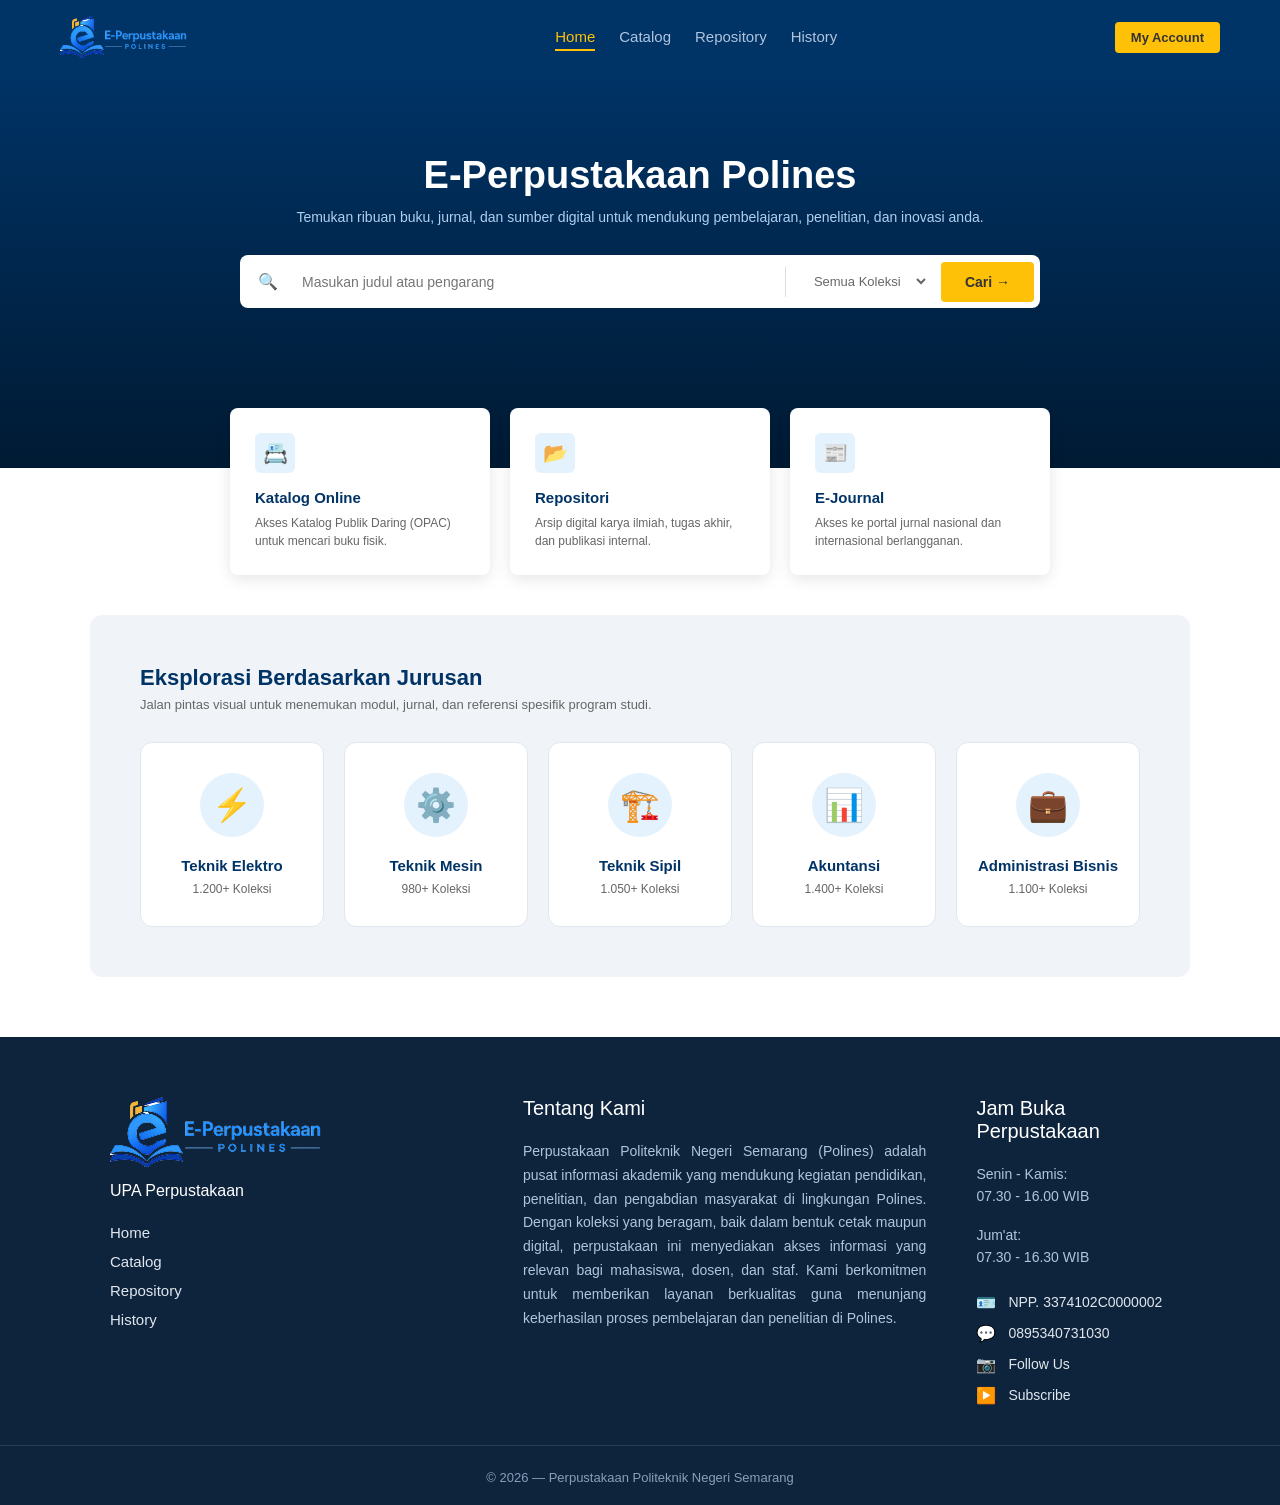
<file: index.html>
<!DOCTYPE html>
<html lang="id">
<head>
    <meta charset="UTF-8">
    <meta name="viewport" content="width=device-width, initial-scale=1.0">
    <title>E-Perpustakaan Polines</title>
    <link rel="stylesheet" href="style.css">
</head>
<body>

    <nav class="navbar">
        <div class="nav-container">
            <div class="logo">
                <a href="index.html" class="logo-link">
                    <img src="images/logo_polines.png" alt="E-Perpustakaan Polines" class="main-logo">
                </a>
            </div>
            <ul class="nav-links">
                <li><a href="index.html" class="active">Home</a></li>
                <li><a href="catalog.html">Catalog</a></li>
                <li><a href="repository.html">Repository</a></li>
                <li><a href="history.html">History</a></li>
            </ul>
            <div class="nav-actions">
                <a href="profile.html" class="btn-yellow">My Account</a>
            </div>
        </div>
    </nav>

    <header class="hero">
        <div class="hero-content">
            <h1>E-Perpustakaan Polines</h1>
            <p>Temukan ribuan buku, jurnal, dan sumber digital untuk mendukung pembelajaran, penelitian, dan inovasi anda.</p>
            
            <div class="search-wrapper">
                <div class="search-box">
                    <span class="icon-search">🔍</span>
                    <input type="text" placeholder="Masukan judul atau pengarang">
                    <div class="divider"></div>
                    <select class="dropdown-category">
                        <option>Semua Koleksi</option>
                    </select>
                    <button class="btn-search-main">Cari →</button>
                </div>
            </div>
        </div>
    </header>

    <section class="features container">
        <div class="feature-card">
            <a href="catalog.html" class="card-link">
                <div class="icon-box">📇</div>
                <h3>Katalog Online</h3>
                <p>Akses Katalog Publik Daring (OPAC) untuk mencari buku fisik.</p>
            </a>
        </div>
        
        <div class="feature-card">
            <a href="repository.html" class="card-link">
                <div class="icon-box">📂</div>
                <h3>Repositori</h3>
                <p>Arsip digital karya ilmiah, tugas akhir, dan publikasi internal.</p>
            </a>
        </div>
        
        <div class="feature-card">
    <a href="https://scholar.google.com" target="_blank" rel="noopener noreferrer" class="card-link">
        <div class="icon-box">📰</div>
        <h3>E-Journal</h3>
        <p>Akses ke portal jurnal nasional dan internasional berlangganan.</p>
    </a> </div>
    </section>


    <section class="category-section container">
        <div class="category-header">
            <h2>Eksplorasi Berdasarkan Jurusan</h2>
            <p>Jalan pintas visual untuk menemukan modul, jurnal, dan referensi spesifik program studi.</p>
        </div>

        <div class="category-grid">
            <a href="catalog.html" class="category-card elektro-card">
                <div class="cat-icon">⚡</div>
                <h3>Teknik Elektro</h3>
                <p>1.200+ Koleksi</p>
            </a>
            
            <a href="catalog.html" class="category-card">
                <div class="cat-icon">⚙️</div>
                <h3>Teknik Mesin</h3>
                <p>980+ Koleksi</p>
            </a>
            
            <a href="catalog.html" class="category-card">
                <div class="cat-icon">🏗️</div>
                <h3>Teknik Sipil</h3>
                <p>1.050+ Koleksi</p>
            </a>
            
            <a href="catalog.html" class="category-card">
                <div class="cat-icon">📊</div>
                <h3>Akuntansi</h3>
                <p>1.400+ Koleksi</p>
            </a>
            
            <a href="catalog.html" class="category-card">
                <div class="cat-icon">💼</div>
                <h3>Administrasi Bisnis</h3>
                <p>1.100+ Koleksi</p>
            </a>
        </div>
    </section>

    <footer class="main-footer">
        <div class="footer-container">
            
            <div class="footer-col brand-col">
                <div class="footer-logo">
                    <img src="images/logo_polines.png" alt="E-Perpustakaan Polines" class="icon-logo"> 
                </div>
                <h3>UPA Perpustakaan</h3>
                <ul class="footer-links">
                    <li><a href="index.html">Home</a></li>
                    <li><a href="catalog.html">Catalog</a></li>
                    <li><a href="repository.html">Repository</a></li>
                    <li><a href="history.html">History</a></li>
                </ul>
            </div>

            <div class="footer-col about-col">
                <h3>Tentang Kami</h3>
                <p>Perpustakaan Politeknik Negeri Semarang (Polines) adalah pusat informasi akademik yang mendukung kegiatan pendidikan, penelitian, dan pengabdian masyarakat di lingkungan Polines. Dengan koleksi yang beragam, baik dalam bentuk cetak maupun digital, perpustakaan ini menyediakan akses informasi yang relevan bagi mahasiswa, dosen, dan staf. Kami berkomitmen untuk memberikan layanan berkualitas guna menunjang keberhasilan proses pembelajaran dan penelitian di Polines.</p>
            </div>

            <div class="footer-col contact-col">
                <h3>Jam Buka Perpustakaan</h3>
                <div class="schedule">
                    <p>Senin - Kamis:<br>07.30 - 16.00 WIB</p>
                    <p>Jum'at:<br>07.30 - 16.30 WIB</p>
                </div>
                <ul class="contact-list">
                    <li><span class="contact-icon">🪪</span> NPP. 3374102C0000002</li>
                    <li><span class="contact-icon">💬</span> 0895340731030</li>
                    <li><span class="contact-icon">📷</span> Follow Us</li>
                    <li><span class="contact-icon">▶️</span> Subscribe</li>
                </ul>
            </div>

        </div>
        
        <div class="footer-bottom">
            <p>© 2026 — Perpustakaan Politeknik Negeri Semarang</p>
        </div>
    </footer>
</body>
</html>
</file>
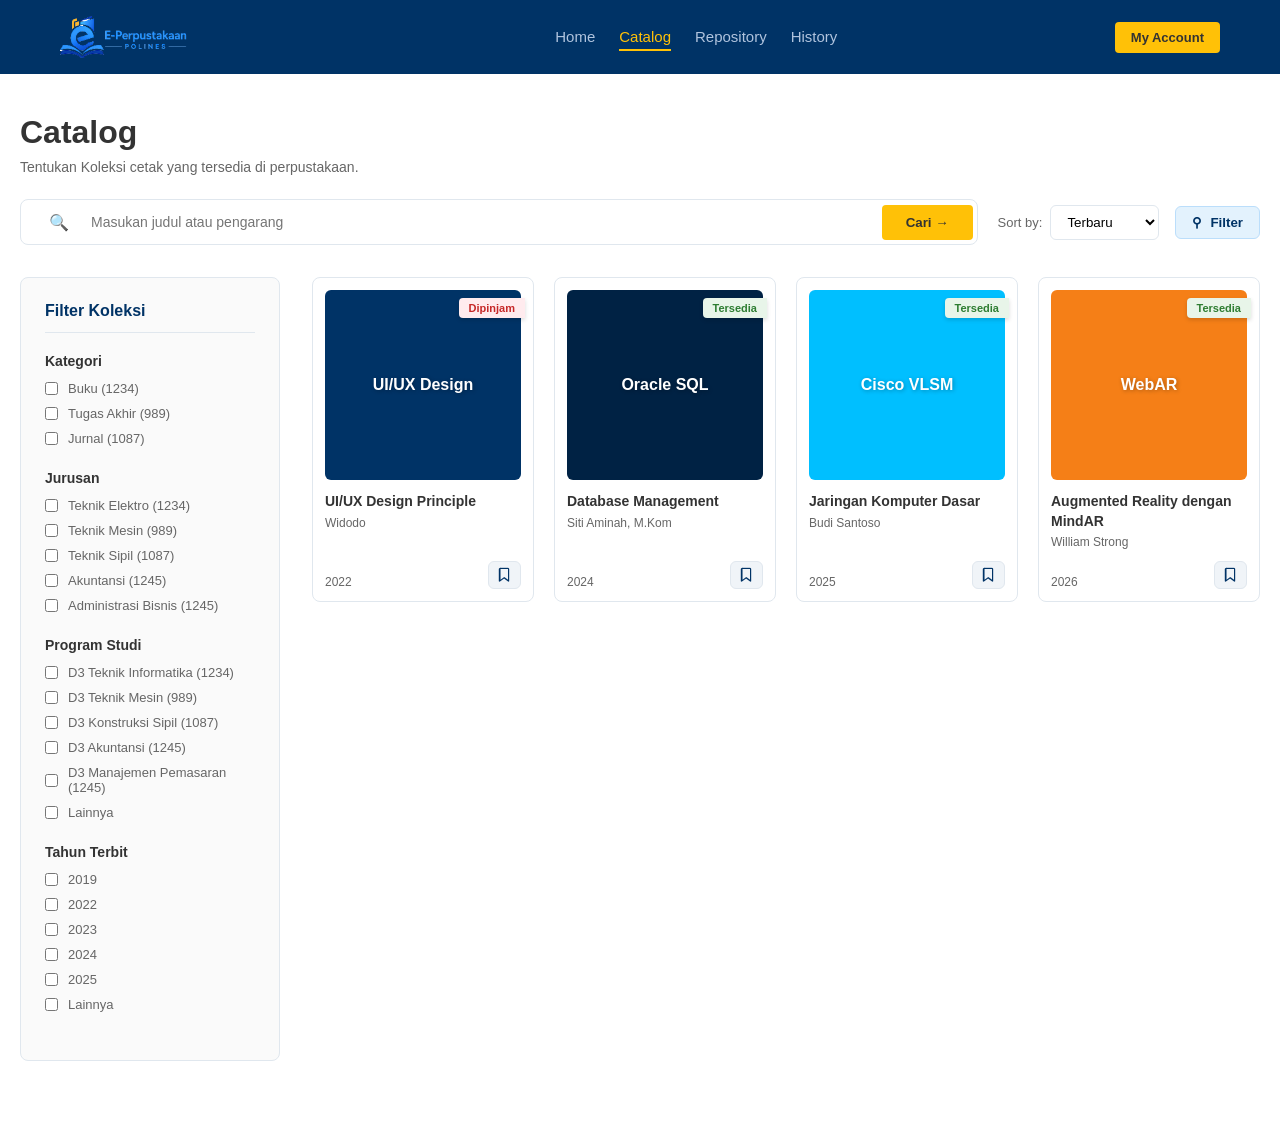
<file: catalog.html>
<!DOCTYPE html>
<html lang="id">
<head>
    <meta charset="UTF-8">
    <meta name="viewport" content="width=device-width, initial-scale=1.0">
    <title>Catalog - E-Perpustakaan Polines</title>
    <link rel="stylesheet" href="style.css">
    <link rel="stylesheet" href="catalog.css">
    <link rel="stylesheet" href="https://cdnjs.cloudflare.com/ajax/libs/font-awesome/6.5.2/css/all.min.css">
</head>
<body>

    <nav class="navbar">
        <div class="nav-container">
            <div class="logo">
                <a href="index.html" class="logo-link">
                    <img src="images/logo_polines.png" alt="E-Perpustakaan Polines" class="main-logo">
                </a>
            </div>
            <ul class="nav-links">
                <li><a href="index.html">Home</a></li>
                <li><a href="catalog.html" class="active">Catalog</a></li>
                <li><a href="repository.html">Repository</a></li>
                <li><a href="history.html">History</a></li>
            </ul>
            <div class="nav-actions">
                <a href="profile.html" class="btn-yellow">My Account</a>
            </div>
        </div>
    </nav>

    <main class="catalog-page container">
        
        <header class="page-header">
            <h1>Catalog</h1>
            <p>Tentukan Koleksi cetak yang tersedia di perpustakaan.</p>
        </header>

        <div class="search-controls">
            <div class="search-bar-wide">
                <span class="icon-search">🔍</span>
                <input type="text" placeholder="Masukan judul atau pengarang">
                <button class="btn-search-yellow">Cari →</button>
            </div>
            
            <div class="sort-filter-actions">
                <div class="sort-box">
                    <span class="sort-label">Sort by:</span>
                    <select class="sort-select">
                        <option>Terbaru</option>
                        <option>Terpopuler</option>
                        <option>A-Z</option>
                    </select>
                </div>
                <button class="btn-filter">
                    <span class="icon-filter">⚲</span> Filter
                </button>
            </div>
        </div>

        <div class="catalog-content">
            
            <aside class="filter-sidebar">
                <h3>Filter Koleksi</h3>
                
                <div class="filter-group">
                    <h4>Kategori</h4>
                    <label class="checkbox-label"><input type="checkbox"> Buku (1234)</label>
                    <label class="checkbox-label"><input type="checkbox"> Tugas Akhir (989)</label>
                    <label class="checkbox-label"><input type="checkbox"> Jurnal (1087)</label>
                </div>

                <div class="filter-group">
                    <h4>Jurusan</h4>
                    <label class="checkbox-label"><input type="checkbox"> Teknik Elektro (1234)</label>
                    <label class="checkbox-label"><input type="checkbox"> Teknik Mesin (989)</label>
                    <label class="checkbox-label"><input type="checkbox"> Teknik Sipil (1087)</label>
                    <label class="checkbox-label"><input type="checkbox"> Akuntansi (1245)</label>
                    <label class="checkbox-label"><input type="checkbox"> Administrasi Bisnis (1245)</label>
                </div>

                <div class="filter-group">
                    <h4>Program Studi</h4>
                    <label class="checkbox-label"><input type="checkbox"> D3 Teknik Informatika (1234)</label>
                    <label class="checkbox-label"><input type="checkbox"> D3 Teknik Mesin (989)</label>
                    <label class="checkbox-label"><input type="checkbox"> D3 Konstruksi Sipil (1087)</label>
                    <label class="checkbox-label"><input type="checkbox"> D3 Akuntansi (1245)</label>
                    <label class="checkbox-label"><input type="checkbox"> D3 Manajemen Pemasaran (1245)</label>
                    <label class="checkbox-label"><input type="checkbox"> Lainnya</label>
                </div>

                <div class="filter-group">
                    <h4>Tahun Terbit</h4>
                    <label class="checkbox-label"><input type="checkbox"> 2019</label>
                    <label class="checkbox-label"><input type="checkbox"> 2022</label>
                    <label class="checkbox-label"><input type="checkbox"> 2023</label>
                    <label class="checkbox-label"><input type="checkbox"> 2024</label>
                    <label class="checkbox-label"><input type="checkbox"> 2025</label>
                    <label class="checkbox-label"><input type="checkbox"> Lainnya</label>
                </div>
            </aside>

            <section class="book-results">
                <div class="book-grid-layout">
                    
                    <div class="book-card-item">
    
                        <div class="book-cover-wrapper">
                            <a href="read.html" class="book-link">
                                <div class="book-cover-placeholder blue-bg">UI/UX Design</div>
                            </a>
                            <span class="book-status borrowed">Dipinjam</span>
                        </div>
                        
                        <a href="read.html" class="book-link">
                            <h4 class="book-title">UI/UX Design Principle</h4>
                        </a>
                        
                        <p class="book-author">Widodo</p>
                        
                        <div class="book-card-footer">
                            <span class="book-year">2022</span>
                            <button class="btn-bookmark" title="Simpan ke Bookmark">
                                <i class="fa-regular fa-bookmark"></i>
                            </button>
                        </div>
                    </div>

                    <div class="book-card-item">
                        <div class="book-cover-wrapper">
                            <div class="book-cover-placeholder dark-bg">Oracle SQL</div>
                            <span class="book-status available">Tersedia</span>
                        </div>
                        <h4 class="book-title">Database Management</h4>
                        <p class="book-author">Siti Aminah, M.Kom</p>
                        
                        <div class="book-card-footer">
                            <span class="book-year">2024</span>
                            <button class="btn-bookmark" title="Simpan ke Bookmark"><i class="fa-regular fa-bookmark"></i></button>
                        </div>
                    </div>

                    <div class="book-card-item">
                        <div class="book-cover-wrapper">
                            <div class="book-cover-placeholder cyan-bg">Cisco VLSM</div>
                            <span class="book-status available">Tersedia</span>
                        </div>
                        <h4 class="book-title">Jaringan Komputer Dasar</h4>
                        <p class="book-author">Budi Santoso</p>
                        
                        <div class="book-card-footer">
                            <span class="book-year">2025</span>
                            <button class="btn-bookmark" title="Simpan ke Bookmark"><i class="fa-regular fa-bookmark"></i></button>
                        </div>
                    </div>

                    <div class="book-card-item">
                        <div class="book-cover-wrapper">
                            <div class="book-cover-placeholder yellow-bg">WebAR</div>
                            <span class="book-status available">Tersedia</span>
                        </div>
                        <h4 class="book-title">Augmented Reality dengan MindAR</h4>
                        <p class="book-author">William Strong</p>
                        
                        <div class="book-card-footer">
                            <span class="book-year">2026</span>
                            <button class="btn-bookmark" title="Simpan ke Bookmark" ><i class="fa-regular fa-bookmark"></i></button>
                        </div>
                    </div>

                </div>
            </section>

        </div>
    </main>
</body>
</html>
</file>
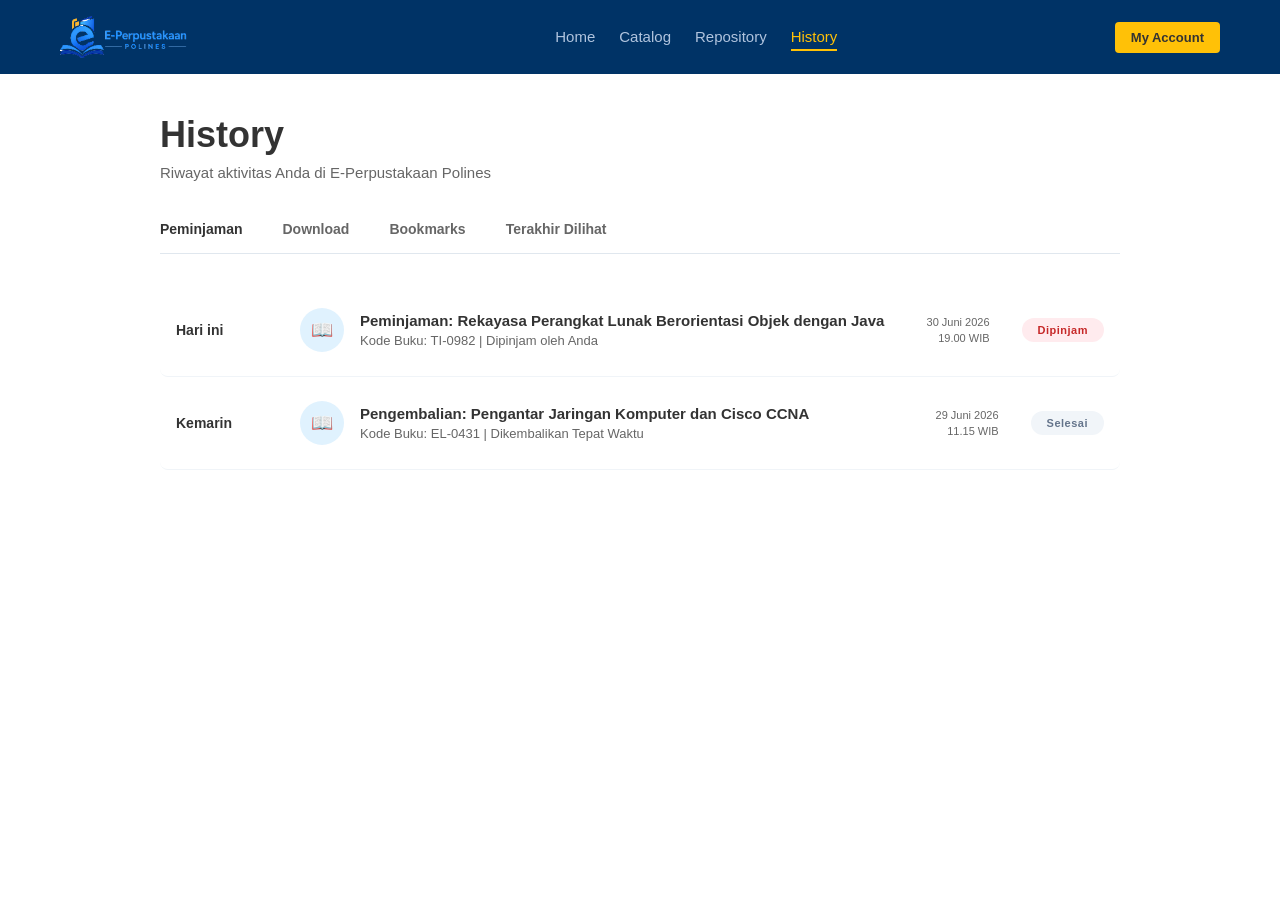
<file: history.html>
<!DOCTYPE html>
<html lang="id">
<head>
    <meta charset="UTF-8">
    <meta name="viewport" content="width=device-width, initial-scale=1.0">
    <title>History - Polines Library</title>
    <link rel="stylesheet" href="style.css">
    <link rel="stylesheet" href="history.css">
</head>
<body>

    <nav class="navbar">
        <div class="nav-container">
            <div class="logo">
                <a href="index.html" class="logo-link">
                    <img src="images/logo_polines.png" alt="E-Perpustakaan Polines" class="main-logo">
                </a>
            </div>
            <ul class="nav-links">
                <li><a href="index.html">Home</a></li>
                <li><a href="catalog.html">Catalog</a></li>
                <li><a href="repository.html">Repository</a></li>
                <li><a href="history.html" class="active">History</a></li>
            </ul>
            <div class="nav-actions">
                <a href="profile.html" class="btn-yellow">My Account</a>
            </div>
        </div>
    </nav>

    <main class="container history-page">
        
        <header class="page-header">
            <h1>History</h1>
            <p>Riwayat aktivitas Anda di E-Perpustakaan Polines</p>
        </header>

        <ul class="history-tabs">
            <li class="tab-item active" data-target="group-peminjaman">Peminjaman</li>
            <li class="tab-item" data-target="group-download">Download</li>
            <li class="tab-item" data-target="group-bookmarks">Bookmarks</li>
            <li class="tab-item" data-target="group-terakhir">Terakhir Dilihat</li>
        </ul>

        <div class="history-list">
            
            <div class="history-group group-peminjaman">
                <div class="history-item">
                    <div class="hist-date-left">Hari ini</div>
                    <div class="hist-main">
                        <div class="hist-icon icon-borrow">📖</div>
                        <div class="hist-text">
                            <h4>Peminjaman: Rekayasa Perangkat Lunak Berorientasi Objek dengan Java</h4>
                            <p>Kode Buku: TI-0982 | Dipinjam oleh Anda</p>
                        </div>
                    </div>
                    <div class="hist-meta">
                        <div class="hist-time">
                            <span>30 Juni 2026</span>
                            <span>19.00 WIB</span>
                        </div>
                        <div class="hist-badge status-active">Dipinjam</div>
                    </div>
                </div>

                <div class="history-item">
                    <div class="hist-date-left">Kemarin</div>
                    <div class="hist-main">
                        <div class="hist-icon icon-borrow">📖</div>
                        <div class="hist-text">
                            <h4>Pengembalian: Pengantar Jaringan Komputer dan Cisco CCNA</h4>
                            <p>Kode Buku: EL-0431 | Dikembalikan Tepat Waktu</p>
                        </div>
                    </div>
                    <div class="hist-meta">
                        <div class="hist-time">
                            <span>29 Juni 2026</span>
                            <span>11.15 WIB</span>
                        </div>
                        <div class="hist-badge status-returned">Selesai</div>
                    </div>
                </div>
            </div>

            <div class="history-group group-download" style="display: none;">
                <div class="history-item">
                    <div class="hist-date-left">Hari ini</div>
                    <div class="hist-main">
                        <div class="hist-icon icon-download">⬇️</div>
                        <div class="hist-text">
                            <h4>Download: Fundamental Cisco & Perhitungan VLSM</h4>
                            <p>Dr. Budi Santoso</p>
                        </div>
                    </div>
                    <div class="hist-meta">
                        <div class="hist-time">
                            <span>29 Juni 2026</span>
                            <span>14.30 WIB</span>
                        </div>
                        <div class="hist-badge">PDF</div>
                    </div>
                </div>

                <div class="history-item">
                    <div class="hist-date-left">Hari ini</div>
                    <div class="hist-main">
                        <div class="hist-icon icon-download">⬇️</div>
                        <div class="hist-text">
                            <h4>Download: Panduan Lengkap Oracle SQL & MongoDB</h4>
                            <p>Siti Aminah, M.Kom</p>
                        </div>
                    </div>
                    <div class="hist-meta">
                        <div class="hist-time">
                            <span>29 Juni 2026</span>
                            <span>10.15 WIB</span>
                        </div>
                        <div class="hist-badge">PDF</div>
                    </div>
                </div>

                <div class="history-item">
                    <div class="hist-date-left">Kemarin</div>
                    <div class="hist-main">
                        <div class="hist-icon icon-download">⬇️</div>
                        <div class="hist-text">
                            <h4>Download: Implementasi WebAR dengan Framework MindAR</h4>
                            <p>William Strong</p>
                        </div>
                    </div>
                    <div class="hist-meta">
                        <div class="hist-time">
                            <span>28 Juni 2026</span>
                            <span>16.45 WIB</span>
                        </div>
                        <div class="hist-badge">PDF</div>
                    </div>
                </div>
            </div>
            
            <div class="history-group group-bookmarks" style="display: none;">
    
    <div class="bookmark-header-actions">
        <h3>Koleksi Saya</h3>
        <button class="btn-create-folder">
            <i class="bi bi-folder-plus"></i> Buat Koleksi Baru
        </button>
    </div>

    <div class="history-list">
            
            <div class="history-item">
                <div class="hist-date-left">Hari ini</div>
                
                <div class="hist-main">
                    <div class="hist-icon icon-bookmark-list">
                        <i class="fa-regular fa-bookmark"></i>
                    </div>
                    <div class="hist-text">
                        <h4>Implementasi WebAR dengan Framework MindAR</h4>
                        <p>William Strong</p>
                    </div>
                </div>
                
                <div class="hist-meta">
                    <div class="hist-time">
                        <span>1 Juli 2026</span>
                        <span>10.30 WIB</span>
                    </div>
                    <div class="hist-badge">PDF</div>
                </div>
            </div>

            <div class="history-item">
                <div class="hist-date-left">Hari ini</div>
                
                <div class="hist-main">
                    <div class="hist-icon icon-bookmark-list">
                        <i class="fa-regular fa-bookmark"></i>
                    </div>
                    <div class="hist-text">
                        <h4>Perancangan UI/UX Dashboard Akademik Excel</h4>
                        <p>Farrel Lutfi Pranowo</p>
                    </div>
                </div>
                
                <div class="hist-meta">
                    <div class="hist-time">
                        <span>1 Juli 2026</span>
                        <span>09.15 WIB</span>
                    </div>
                    <div class="hist-badge badge-ebook">E-Book</div>
                </div>
            </div>

            <div class="history-item">
                <div class="hist-date-left">Kemarin</div>
                
                <div class="hist-main">
                    <div class="hist-icon icon-bookmark-list">
                        <i class="fa-regular fa-bookmark"></i>
                    </div>
                    <div class="hist-text">
                        <h4>Analisis Kinerja Routing Cisco Berbasis VLSM</h4>
                        <p>Budi Santoso</p>
                    </div>
                </div>
                
                <div class="hist-meta">
                    <div class="hist-time">
                        <span>30 Juni 2026</span>
                        <span>14.45 WIB</span>
                    </div>
                    <div class="hist-badge">PDF</div>
                </div>
            </div>

        </div>>

            <div class="history-group group-terakhir" style="display: none;">
                <div class="history-item">
                    <div class="hist-date-left">1 Jam Lalu</div>
                    <div class="hist-main">
                        <div class="hist-icon" style="background-color:#F3E5F5; color:#9C27B0;">👁️</div>
                        <div class="hist-text">
                            <h4>Melihat Detail: Komparasi Performa Oracle SQL dan MongoDB</h4>
                            <p>Dibuka via Mobile</p>
                        </div>
                    </div>
                    <div class="hist-meta">
                        <div class="hist-badge">Riwayat</div>
                    </div>
                </div>
            </div>

        </div>
    </main>

    <script>
        document.querySelectorAll('.tab-item').forEach(tab => {
            tab.addEventListener('click', () => {
                document.querySelectorAll('.tab-item').forEach(item => item.classList.remove('active'));
                
                tab.classList.add('active');
                
                document.querySelectorAll('.history-group').forEach(group => group.style.display = 'none');
                
                const targetClass = tab.getAttribute('data-target');
                document.querySelector('.' + targetClass).style.display = 'block';
            });
        });
    </script>
</body>
</html>
</file>
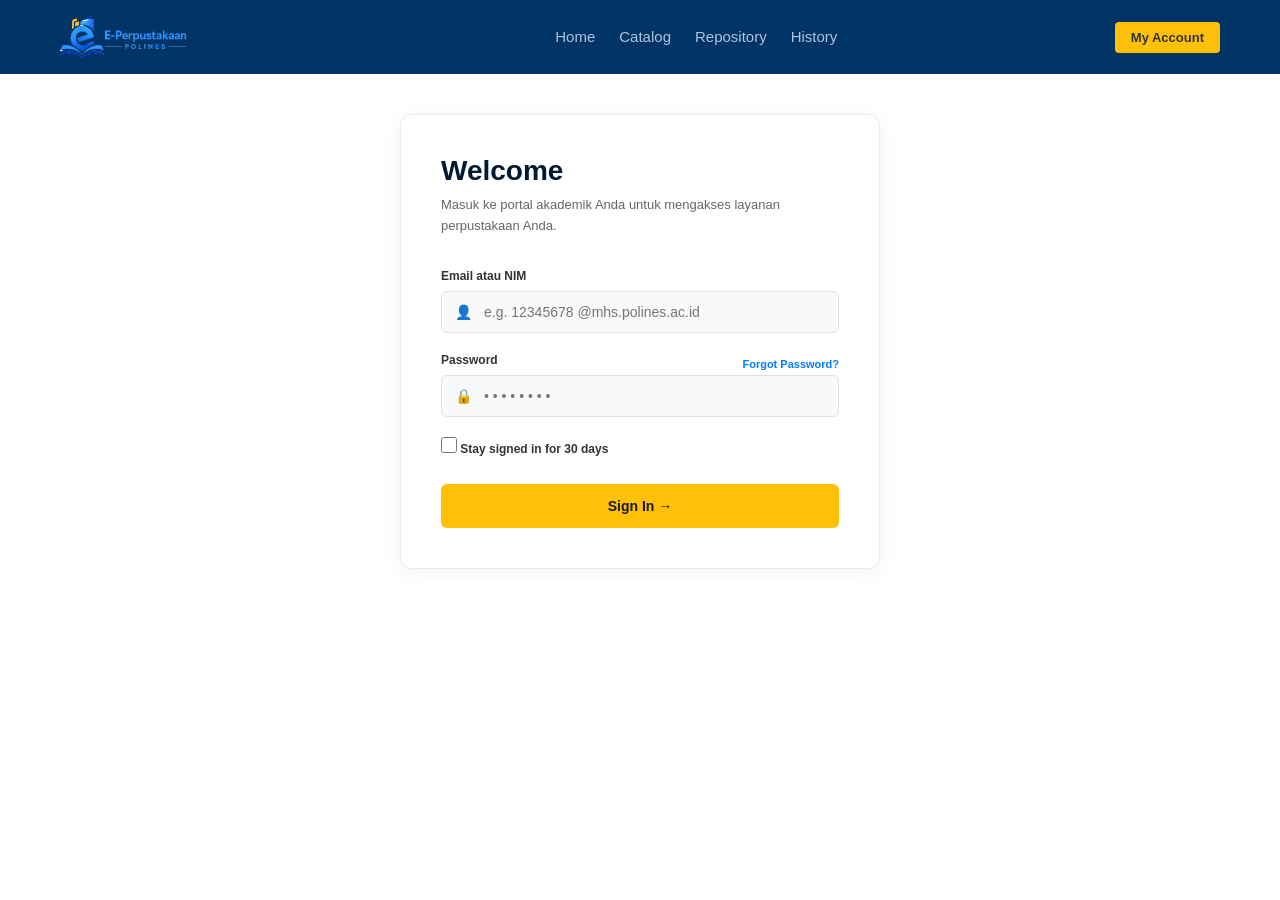
<file: login.html>
<!DOCTYPE html>
<html lang="id">
<head>
    <meta charset="UTF-8">
    <meta name="viewport" content="width=device-width, initial-scale=1.0">
    <title>Login - E-Perpustakaan Polines</title>
    <link rel="stylesheet" href="style.css">
    <link rel="stylesheet" href="login.css">
</head>
<body class="login-page">

    <nav class="navbar">
        <div class="nav-container">
            <div class="logo">
                <a href="index.html" class="logo-link">
                    <img src="images/logo_polines.png" alt="E-Perpustakaan Polines" class="main-logo">
                </a>
            </div>
            <ul class="nav-links">
                <li><a href="index.html">Home</a></li>
                <li><a href="catalog.html">Catalog</a></li>
                <li><a href="repository.html">Repository</a></li>
                <li><a href="history.html">History</a></li>
            </ul>
            <div class="nav-actions">
                <a href="profile.html" class="btn-yellow">My Account</a>
            </div>
        </div>
    </nav>

    <main class="login-container">
        <div class="login-card">
            <h1>Welcome</h1>
            <p class="login-subtitle">Masuk ke portal akademik Anda untuk mengakses layanan perpustakaan Anda.</p>

            <form action="#" method="POST" class="login-form">
                <div class="form-group">
                    <label for="username">Email atau NIM</label>
                    <div class="input-wrapper">
                        <span class="input-icon">👤</span>
                        <input type="text" id="username" placeholder="e.g. 12345678 @mhs.polines.ac.id" required>
                    </div>
                </div>

                <div class="form-group">
                    <div class="label-row">
                        <label for="password">Password</label>
                        <a href="#" class="forgot-link">Forgot Password?</a>
                    </div>
                    <div class="input-wrapper">
                        <span class="input-icon">🔒</span>
                        <input type="password" id="password" placeholder="• • • • • • • •" required>
                    </div>
                </div>

                <div class="form-options">
                    <label class="checkbox-container">
                        <input type="checkbox">
                        <span class="checkmark"></span>
                        Stay signed in for 30 days
                    </label>
                </div>

                <a href="index.html" class="btn-signin" style="text-align: center; text-decoration: none; display: block;">Sign In →</a>
            </form>
        </div>
    </main>

</body>
</html>
</file>
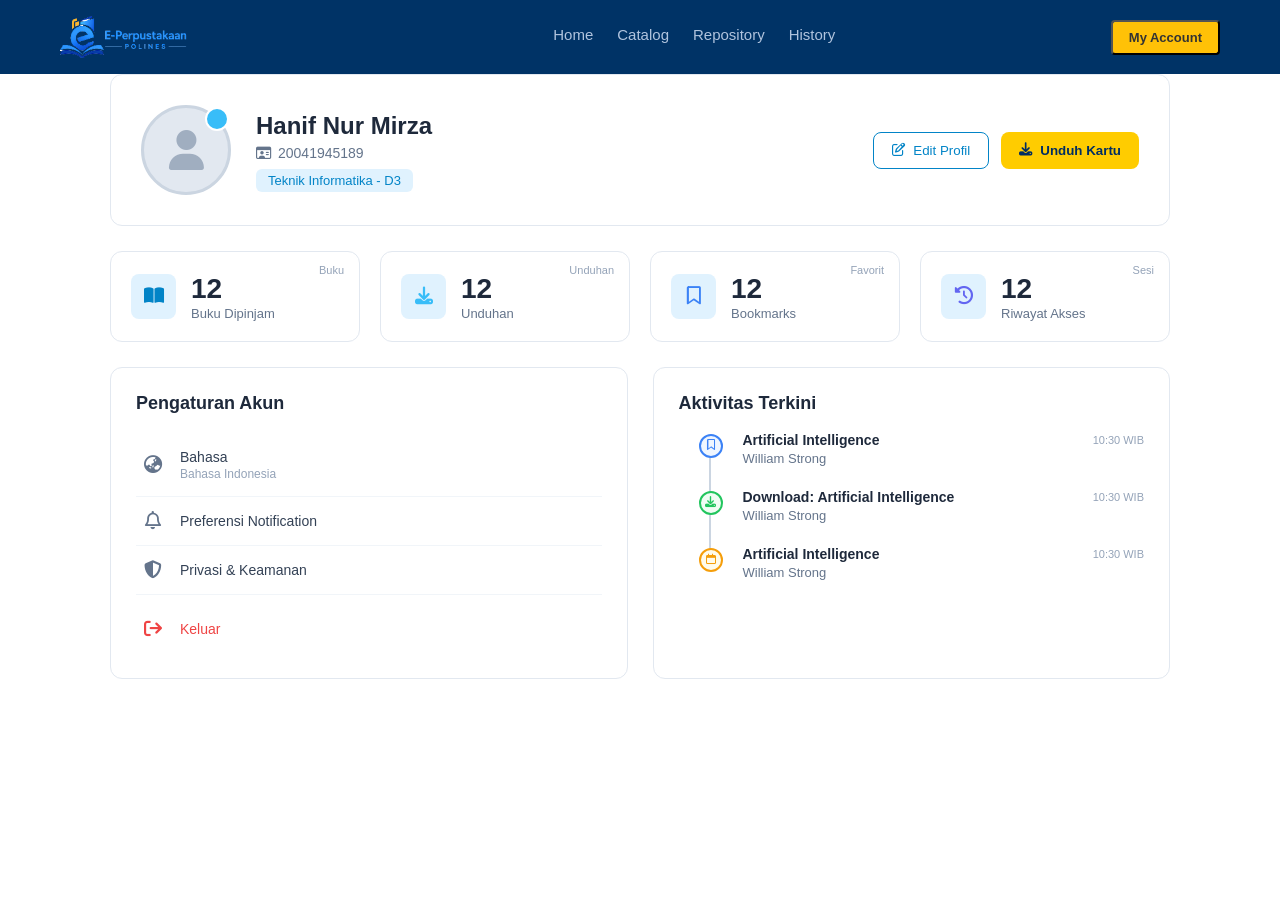
<file: profile.html>
<!DOCTYPE html>
<html lang="id">
<head>
    <meta charset="UTF-8">
    <meta name="viewport" content="width=device-width, initial-scale=1.0">
    <title>Polines Digital Library - Profil Account</title>
    <link rel="stylesheet" href="style.css">
    <link rel="stylesheet" href="profile.css">
    <link rel="stylesheet" href="https://cdnjs.cloudflare.com/ajax/libs/font-awesome/6.4.0/css/all.min.css">
</head>
<body>

    <header class="navbar">
        <div class="nav-container">
            <div class="logo">
                <a href="index.html" class="logo-link">
                    <img src="images/logo_polines.png" alt="E-Perpustakaan Polines" class="main-logo">
                </a>
            </div>
            <nav class="nav-links">
                <a href="index.html">Home</a>
                <a href="catalog.html">Catalog</a>
                <a href="repository.html">Repository</a>
                <a href="history.html">History</a>
            </nav>
            <div class="nav-actions">
                <a href="profile.html">
                    <button class="btn-yellow">My Account</button>
                </a>
            </div>
        </div>
    </header>

    <main class="container">
        
        <section class="profile-card">
            <div class="profile-left">
                <div class="avatar-container">
                    <div class="avatar-placeholder">
                        <i class="fa-solid fa-user"></i>
                    </div>
                    <div class="avatar-badge"></div>
                </div>
                <div class="user-info">
                    <h1>Hanif Nur Mirza</h1>
                    <p class="nim"><i class="fa-regular fa-id-card"></i> 20041945189</p>
                    <span class="prodi-badge">Teknik Informatika - D3</span>
                </div>
            </div>
            <div class="profile-right">
                <button class="btn-edit"><i class="fa-regular fa-pen-to-square"></i> Edit Profil</button>
                <button class="btn-download"><i class="fa-solid fa-download"></i> Unduh Kartu</button>
            </div>
        </section>

        <section class="stats-grid">
            <div class="stat-box">
                <div class="stat-icon icon-blue"><i class="fa-solid fa-book-open"></i></div>
                <div class="stat-data">
                    <h2>12</h2>
                    <p>Buku Dipinjam</p>
                </div>
                <span class="stat-label-corner">Buku</span>
            </div>
            <div class="stat-box">
                <div class="stat-icon icon-lightblue"><i class="fa-solid fa-download"></i></div>
                <div class="stat-data">
                    <h2>12</h2>
                    <p>Unduhan</p>
                </div>
                <span class="stat-label-corner">Unduhan</span>
            </div>
            <div class="stat-box">
                <div class="stat-icon icon-bookmark"><i class="fa-regular fa-bookmark"></i></div>
                <div class="stat-data">
                    <h2>12</h2>
                    <p>Bookmarks</p>
                </div>
                <span class="stat-label-corner">Favorit</span>
            </div>
            <div class="stat-box">
                <div class="stat-icon icon-history"><i class="fa-solid fa-clock-rotate-left"></i></div>
                <div class="stat-data">
                    <h2>12</h2>
                    <p>Riwayat Akses</p>
                </div>
                <span class="stat-label-corner">Sesi</span>
            </div>
        </section>

        <section class="bottom-grid">
            
            <div class="card-section">
                <h3 class="section-title">Pengaturan Akun</h3>
                <ul class="settings-list">
                    <li>
                        <div class="setting-item">
                            <i class="fa-solid fa-earth-asia list-icon"></i>
                            <div>
                                <span class="setting-name">Bahasa</span>
                                <span class="setting-sub">Bahasa Indonesia</span>
                            </div>
                        </div>
                    </li>
                    <li>
                        <div class="setting-item">
                            <i class="fa-regular fa-bell list-icon"></i>
                            <div>
                                <span class="setting-name">Preferensi Notification</span>
                            </div>
                        </div>
                    </li>
                    <li>
                        <div class="setting-item">
                            <i class="fa-solid fa-shield-halved list-icon"></i>
                            <div>
                                <span class="setting-name">Privasi & Keamanan</span>
                            </div>
                        </div>
                    </li>
                    <li>
                        <a href="login.html" style="text-decoration: none; display: block; width: 100%;">
                            <div class="setting-item logout-item">
                                <i class="fa-solid fa-arrow-right-from-bracket list-icon text-danger"></i>
                                <div>
                                    <span class="setting-name text-danger">Keluar</span>
                                </div>
                            </div>
                        </a>
                    </li>
                </ul>
            </div>

            <div class="card-section">
                <h3 class="section-title">Aktivitas Terkini</h3>
                <div class="timeline">
                    
                    <div class="timeline-item">
                        <div class="timeline-badge badge-bookmark"><i class="fa-regular fa-bookmark"></i></div>
                        <div class="timeline-content">
                            <div class="timeline-header">
                                <h4>Artificial Intelligence</h4>
                                <span class="time">10:30 WIB</span>
                            </div>
                            <p>William Strong</p>
                        </div>
                    </div>

                    <div class="timeline-item">
                        <div class="timeline-badge badge-download"><i class="fa-solid fa-download"></i></div>
                        <div class="timeline-content">
                            <div class="timeline-header">
                                <h4>Download: Artificial Intelligence</h4>
                                <span class="time">10:30 WIB</span>
                            </div>
                            <p>William Strong</p>
                        </div>
                    </div>

                    <div class="timeline-item">
                        <div class="timeline-badge badge-date"><i class="fa-regular fa-calendar"></i></div>
                        <div class="timeline-content">
                            <div class="timeline-header">
                                <h4>Artificial Intelligence</h4>
                                <span class="time">10:30 WIB</span>
                            </div>
                            <p>William Strong</p>
                        </div>
                    </div>

                </div>
            </div>

        </section>
    </main>

</body>
</html>
</file>
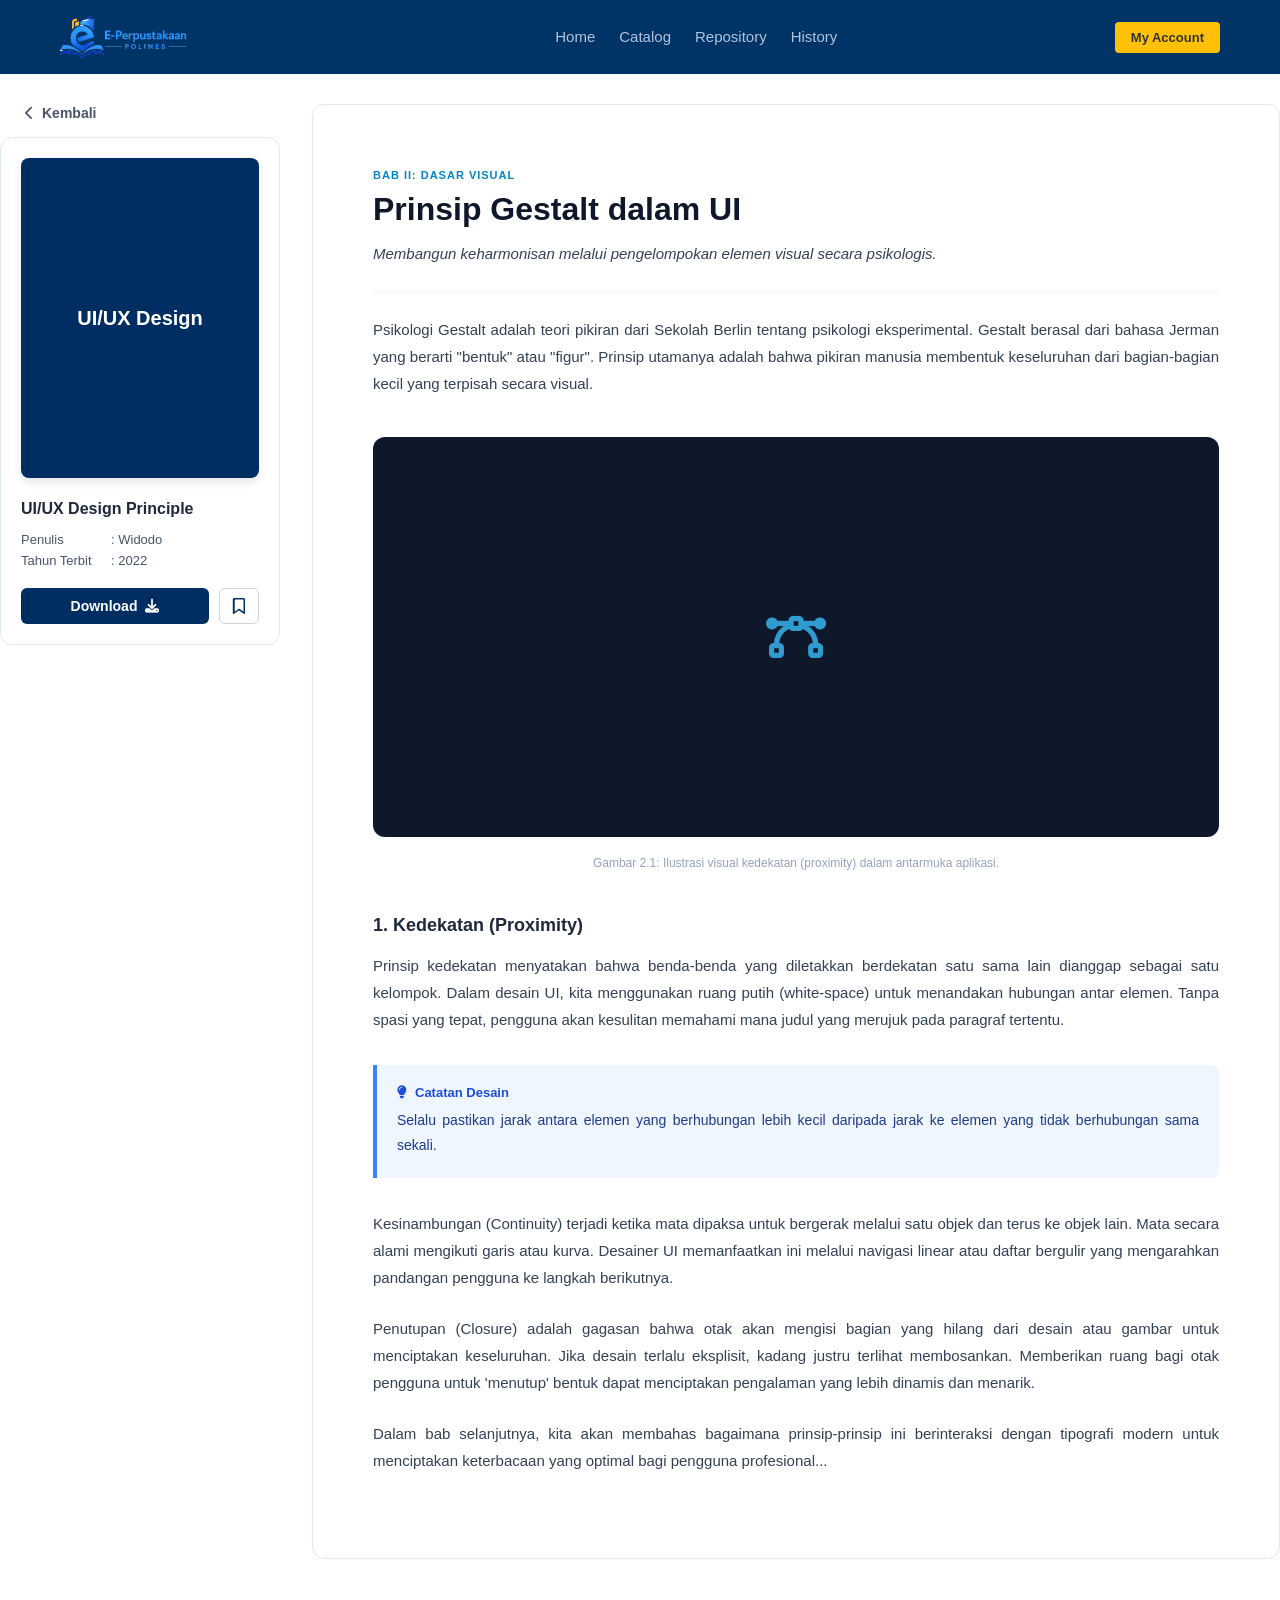
<file: read.html>
<!DOCTYPE html>
<html lang="id">
<head>
    <meta charset="UTF-8">
    <meta name="viewport" content="width=device-width, initial-scale=1.0">
    <title>Membaca: UI/UX Design Principle - Polines</title>
    
    <link rel="stylesheet" href="https://cdnjs.cloudflare.com/ajax/libs/font-awesome/6.5.2/css/all.min.css">
    
    <link rel="stylesheet" href="style.css">
    <link rel="stylesheet" href="read.css"> </head>
<body>

    <nav class="navbar">
        <div class="nav-container">
            <div class="logo">
                <a href="index.html" class="logo-link">
                    <img src="images/logo_polines.png" alt="E-Perpustakaan Polines" class="main-logo">
                </a>
            </div>
            <ul class="nav-links">
                <li><a href="index.html">Home</a></li>
                <li><a href="catalog.html">Catalog</a></li>
                <li><a href="repository.html">Repository</a></li>
                <li><a href="history.html">History</a></li>
            </ul>
            <div class="nav-actions">
                <a href="profile.html" class="btn-yellow">My Account</a>
            </div>
        </div>
    </nav>

    <main class="read-container main-container">
        
        <aside class="read-sidebar">
            <a href="catalog.html" class="back-link"><i class="fa-solid fa-chevron-left"></i> Kembali</a>
            
            <div class="book-info-card">
                <div class="cover-image-placeholder blue-bg">UI/UX Design</div>
                <h2 class="info-title">UI/UX Design Principle</h2>
                <div class="info-meta">
                    <p><span>Penulis</span> : Widodo</p>
                    <p><span>Tahun Terbit</span> : 2022</p>
                </div>
                
                <div class="info-actions">
                    <button class="btn-download-full">Download <i class="fa-solid fa-download"></i></button>
                    <button class="btn-bookmark-outline"><i class="fa-regular fa-bookmark"></i></button>
                </div>
            </div>
        </aside>

        <article class="read-content">
            <div class="reading-paper">
                
                <span class="chapter-tag">BAB II: DASAR VISUAL</span>
                <h1 class="chapter-title">Prinsip Gestalt dalam UI</h1>
                <p class="chapter-subtitle">Membangun keharmonisan melalui pengelompokan elemen visual secara psikologis.</p>

                <p>Psikologi Gestalt adalah teori pikiran dari Sekolah Berlin tentang psikologi eksperimental. Gestalt berasal dari bahasa Jerman yang berarti "bentuk" atau "figur". Prinsip utamanya adalah bahwa pikiran manusia membentuk keseluruhan dari bagian-bagian kecil yang terpisah secara visual.</p>

                <div class="content-image-wrapper">
                    <div class="content-image-placeholder dark-bg">
                        <i class="fa-solid fa-bezier-curve fa-3x" style="color: #38bdf8; opacity: 0.8;"></i>
                    </div>
                    <p class="image-caption">Gambar 2.1: Ilustrasi visual kedekatan (proximity) dalam antarmuka aplikasi.</p>
                </div>

                <h3>1. Kedekatan (Proximity)</h3>
                <p>Prinsip kedekatan menyatakan bahwa benda-benda yang diletakkan berdekatan satu sama lain dianggap sebagai satu kelompok. Dalam desain UI, kita menggunakan ruang putih (white-space) untuk menandakan hubungan antar elemen. Tanpa spasi yang tepat, pengguna akan kesulitan memahami mana judul yang merujuk pada paragraf tertentu.</p>

                <div class="callout-box">
                    <div class="callout-header">
                        <i class="fa-solid fa-lightbulb"></i> Catatan Desain
                    </div>
                    <p>Selalu pastikan jarak antara elemen yang berhubungan lebih kecil daripada jarak ke elemen yang tidak berhubungan sama sekali.</p>
                </div>

                <p>Kesinambungan (Continuity) terjadi ketika mata dipaksa untuk bergerak melalui satu objek dan terus ke objek lain. Mata secara alami mengikuti garis atau kurva. Desainer UI memanfaatkan ini melalui navigasi linear atau daftar bergulir yang mengarahkan pandangan pengguna ke langkah berikutnya.</p>

                <p>Penutupan (Closure) adalah gagasan bahwa otak akan mengisi bagian yang hilang dari desain atau gambar untuk menciptakan keseluruhan. Jika desain terlalu eksplisit, kadang justru terlihat membosankan. Memberikan ruang bagi otak pengguna untuk 'menutup' bentuk dapat menciptakan pengalaman yang lebih dinamis dan menarik.</p>
                
                <p>Dalam bab selanjutnya, kita akan membahas bagaimana prinsip-prinsip ini berinteraksi dengan tipografi modern untuk menciptakan keterbacaan yang optimal bagi pengguna profesional...</p>

            </div>
        </article>

    </main>

</body>
</html>
</file>
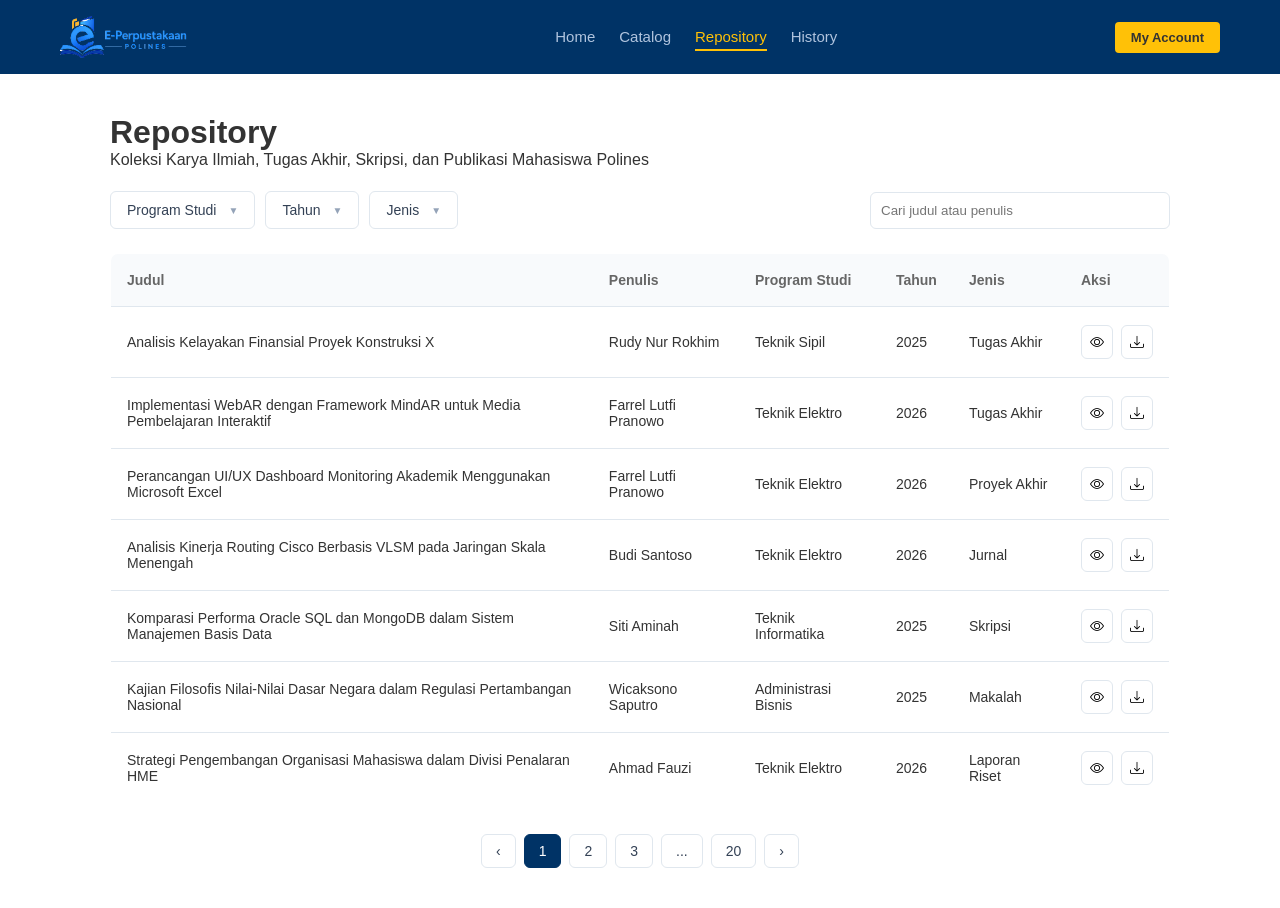
<file: repository.html>
<!DOCTYPE html>
<html lang="id">
<head>
    <meta charset="UTF-8">
    <meta name="viewport" content="width=device-width, initial-scale=1.0">
    <title>Repository - Polines Library</title>
    <link rel="stylesheet" href="style.css">
    <link rel="stylesheet" href="repository.css">
    <link rel="stylesheet" href="https://cdn.jsdelivr.net/npm/bootstrap-icons@1.11.3/font/bootstrap-icons.min.css">
</head>
<body>

    <nav class="navbar">
        <div class="nav-container">
            <div class="logo">
                <a href="index.html" class="logo-link">
                    <img src="images/logo_polines.png" alt="E-Perpustakaan Polines" class="main-logo">
                </a>
            </div>
            <ul class="nav-links">
                <li><a href="index.html">Home</a></li>
                <li><a href="catalog.html">Catalog</a></li>
                <li><a href="repository.html" class="active">Repository</a></li>
                <li><a href="history.html">History</a></li>
            </ul>
            <div class="nav-actions">
                <a href="profile.html" class="btn-yellow">My Account</a>
            </div>
        </div>
    </nav>

    <main class="container repository-page">
        <header class="page-header">
            <h1>Repository</h1>
            <p>Koleksi Karya Ilmiah, Tugas Akhir, Skripsi, dan Publikasi Mahasiswa Polines</p>
        </header>

        <div class="repo-controls">
            <div class="filter-group-inline">
    
    <div class="custom-dropdown">
        <label for="drop-prodi" class="dropdown-trigger">
            <span>Program Studi</span>
            <span class="arrow">▼</span>
        </label>
        <input type="radio" id="drop-prodi" name="repo-filter" class="dropdown-toggle">
        
        <div class="dropdown-menu">
            <h4>Pilih Program Studi</h4>
            <label><input type="checkbox"> D3 Teknik Informatika (1234)</label>
            <label><input type="checkbox"> D3 Teknik Mesin (989)</label>
            <label><input type="checkbox"> D3 Konstruksi Sipil (1087)</label>
            <label><input type="checkbox"> D3 Akuntansi (1245)</label>
            <label><input type="checkbox"> D3 Manajemen Pemasaran (1245)</label>
            <label><input type="checkbox"> Lainnya</label>
        </div>
    </div>

    <div class="custom-dropdown">
        <label for="drop-tahun" class="dropdown-trigger">
            <span>Tahun</span>
            <span class="arrow">▼</span>
        </label>
        <input type="radio" id="drop-tahun" name="repo-filter" class="dropdown-toggle">
        
        <div class="dropdown-menu">
            <h4>Tahun Terbit</h4>
            <label><input type="checkbox"> 2026</label>
            <label><input type="checkbox"> 2025</label>
            <label><input type="checkbox"> 2023</label>
            <label><input type="checkbox"> 2022</label>
            <label><input type="checkbox"> 2019</label>
        </div>
    </div>

    <div class="custom-dropdown">
        <label for="drop-jenis" class="dropdown-trigger">
            <span>Jenis</span>
            <span class="arrow">▼</span>
        </label>
        <input type="radio" id="drop-jenis" name="repo-filter" class="dropdown-toggle">
        
        <div class="dropdown-menu">
            <h4>Kategori Koleksi</h4>
            <label><input type="checkbox"> Buku (1234)</label>
            <label><input type="checkbox"> Tugas Akhir (989)</label>
            <label><input type="checkbox"> Jurnal (1087)</label>
            <label><input type="checkbox"> E-Book (1245)</label>
        </div>
    </div>

</div>
            
            <div class="search-bar-inline">
                <input type="text" placeholder="Cari judul atau penulis">
            </div>
        </div>

        <table class="repo-table">
            <thead>
                <tr>
                    <th>Judul</th>
                    <th>Penulis</th>
                    <th>Program Studi</th>
                    <th>Tahun</th>
                    <th>Jenis</th>
                    <th>Aksi</th>
                </tr>
            </thead>
            <tbody>
                <tr>
                    <td><a href="#">Analisis Kelayakan Finansial Proyek Konstruksi X</a></td>
                    <td>Rudy Nur Rokhim</td>
                    <td>Teknik Sipil</td>
                    <td>2025</td>
                    <td>Tugas Akhir</td>
                    <td>
                        <div class="action-column">
                            <button class="btn-action"><i class="bi bi-eye"></i></button>
                            <button class="btn-action"><i class="bi bi-download"></i></button>
                        </div>
                    </td>
                </tr>
                <tr>
                    <td><a href="#">Implementasi WebAR dengan Framework MindAR untuk Media Pembelajaran Interaktif</a></td>
                    <td>Farrel Lutfi Pranowo</td>
                    <td>Teknik Elektro</td>
                    <td>2026</td>
                    <td>Tugas Akhir</td>
                    <td>
                        <div class="action-column">
                            <button class="btn-action"><i class="bi bi-eye"></i></button>
                            <button class="btn-action"><i class="bi bi-download"></i></button>
                        </div>
                    </td>
                </tr>
                <tr>
                    <td><a href="#">Perancangan UI/UX Dashboard Monitoring Akademik Menggunakan Microsoft Excel</a></td>
                    <td>Farrel Lutfi Pranowo</td>
                    <td>Teknik Elektro</td>
                    <td>2026</td>
                    <td>Proyek Akhir</td>
                    <td>
                        <div class="action-column">
                            <button class="btn-action"><i class="bi bi-eye"></i></button>
                            <button class="btn-action"><i class="bi bi-download"></i></button>
                        </div>
                    </td>
                </tr>
                <tr>
                    <td><a href="#">Analisis Kinerja Routing Cisco Berbasis VLSM pada Jaringan Skala Menengah</a></td>
                    <td>Budi Santoso</td>
                    <td>Teknik Elektro</td>
                    <td>2026</td>
                    <td>Jurnal</td>
                    <td>
                        <div class="action-column">
                            <button class="btn-action"><i class="bi bi-eye"></i></button>
                            <button class="btn-action"><i class="bi bi-download"></i></button>
                        </div>
                    </td>
                </tr>
                <tr>
                    <td><a href="#">Komparasi Performa Oracle SQL dan MongoDB dalam Sistem Manajemen Basis Data</a></td>
                    <td>Siti Aminah</td>
                    <td>Teknik Informatika</td>
                    <td>2025</td>
                    <td>Skripsi</td>
                    <td>
                        <div class="action-column">
                            <button class="btn-action"><i class="bi bi-eye"></i></button>
                            <button class="btn-action"><i class="bi bi-download"></i></button>
                        </div>
                    </td>
                </tr>
                <tr>
                    <td><a href="#">Kajian Filosofis Nilai-Nilai Dasar Negara dalam Regulasi Pertambangan Nasional</a></td>
                    <td>Wicaksono Saputro</td>
                    <td>Administrasi Bisnis</td>
                    <td>2025</td>
                    <td>Makalah</td>
                    <td>
                        <div class="action-column">
                            <button class="btn-action"><i class="bi bi-eye"></i></button>
                            <button class="btn-action"><i class="bi bi-download"></i></button>
                        </div>
                    </td>
                </tr>
                <tr>
                    <td><a href="#">Strategi Pengembangan Organisasi Mahasiswa dalam Divisi Penalaran HME</a></td>
                    <td>Ahmad Fauzi</td>
                    <td>Teknik Elektro</td>
                    <td>2026</td>
                    <td>Laporan Riset</td>
                    <td>
                        <div class="action-column">
                            <button class="btn-action"><i class="bi bi-eye"></i></button>
                            <button class="btn-action"><i class="bi bi-download"></i></button>
                        </div>
                    </td>
                </tr>
            </tbody>
        </table>

        <div class="pagination">
            <button>‹</button>
            <button class="active">1</button>
            <button>2</button>
            <button>3</button>
            <span class="dots">...</span>
            <button>20</button>
            <button>›</button>
        </div>
</main>
</body>
</html>
</file>
<file: style.css>
/* ================= VARIABEL & RESET ================= */
:root {
    --primary-blue: #003366;
    --dark-blue: #002244;
    --accent-yellow: #FFC107;
    --accent-cyan: #00BFFF;
    --bg-light: #F0F4F8;
    --white: #FFFFFF;
    --text-dark: #333333;
    --text-muted: #666666;
    --card-dark: #002B3D;
}

* {
    margin: 0;
    padding: 0;
    box-sizing: border-box;
    font-family: 'Segoe UI', Tahoma, Geneva, Verdana, sans-serif;
}

body {
    background-color: var(--white);
    color: var(--text-dark);
}

a {
    text-decoration: none;
    color: inherit;
}

.container {
    max-width: 1100px;
    margin: 0 auto;
    padding: 0 20px;
}

/* ================= NAVBAR ================= */
.navbar {
    background-color: var(--primary-blue);
    color: var(--white);
    padding: 16px 0;
}

.nav-container {
    max-width: 1200px;
    margin: 0 auto;
    padding: 0 20px;
    display: flex;
    justify-content: space-between;
    align-items: center;
}

/* ================== LOGO BARU NAVBAR ================== */
.logo {
    display: flex;
    align-items: center;
}

.logo-link {
    display: flex;
    align-items: center;
    text-decoration: none;
}

.main-logo {
    /* Mengatur tinggi logo agar proporsional dengan tinggi navbar */
    height: 42px; 
    width: auto;
    display: block;
    object-fit: contain;
    transition: transform 0.2s ease;
}

/* Efek interaktif opsional saat logo disorot mouse */
.logo-link:hover .main-logo {
    transform: scale(1.02);
}
.nav-links {
    display: flex;
    list-style: none;
    gap: 24px;
}

/* .nav-links a {
    font-size: 14px;
    color: #B0D0F0;
    font-weight: 500;
    border-bottom: 2px solid transparent;
} */
 .nav-links a {
    color: #b0c4de;
    text-decoration: none;
    font-size: 15px;
    font-weight: 500;
    transition: all 0.2s ease; 
    padding-bottom: 4px;
    border-bottom: 2px solid transparent; 
}

.nav-links a:hover {
    color: var(--accent-yellow);
    border-bottom: 2px solid var(--accent-yellow);
    padding-bottom: 4px;
}

.nav-links a.active{
    color: var(--accent-yellow);
    border-bottom: 2px solid var(--accent-yellow);
    padding-bottom: 4px;
}
.nav-actions {
    display: flex;
    align-items: center;
    gap: 16px;
}

.btn-yellow {
    background-color: var(--accent-yellow);
    color: var(--text-dark);
    padding: 8px 16px;
    border-radius: 4px;
    font-weight: bold;
    font-size: 13px;
}

/* ================= HERO SECTION ================= */
.hero {
    background-color: var(--primary-blue);
    background-image: linear-gradient(to bottom, #003366, #001A33);
    padding: 80px 20px 140px; /* Padding bawah lebih besar untuk ruang overlap */
    text-align: center;
    color: var(--white);
}

.hero-content {
    max-width: 800px;
    margin: 0 auto;
}

.hero h1 {
    font-size: 38px;
    margin-bottom: 12px;
}

.hero p {
    font-size: 14px;
    color: #B0D0F0;
    margin-bottom: 30px;
}

.search-wrapper {
    background: var(--white);
    padding: 6px;
    border-radius: 8px;
    margin-bottom: 20px;
}

.search-box {
    display: flex;
    align-items: center;
}

.icon-search {
    padding: 0 12px;
    color: var(--text-muted);
}

.search-box input {
    flex: 1;
    border: none;
    outline: none;
    padding: 12px;
    font-size: 14px;
}

.divider {
    width: 1px;
    height: 30px;
    background-color: #DDD;
    margin: 0 12px;
}

.dropdown-category {
    border: none;
    outline: none;
    padding: 12px;
    background: transparent;
    color: var(--text-muted);
    font-size: 13px;
    cursor: pointer;
}

.btn-search-main {
    background-color: var(--accent-yellow);
    border: none;
    padding: 12px 24px;
    border-radius: 4px;
    font-weight: bold;
    color: var(--text-dark);
    cursor: pointer;
    font-size: 14px;
    margin-left: 12px;
}

.tags-group {
    font-size: 12px;
    color: #A0C0E0;
    display: flex;
    justify-content: center;
    gap: 16px;
}

.tags-label {
    color: var(--white);
}

/* ================= KARTU FITUR (Overlap) ================= */
.features {
    display: flex;
    justify-content: center; 
    gap: 20px;
    margin-top: -60px;
    position: relative;
    z-index: 10;
}

.features .feature-card {
    flex: 1;
    max-width: 260px; 
    background: var(--white);
    padding: 0;
    border-radius: 8px;
    box-shadow: 0 4px 15px rgba(0,0,0,0.1);
    border: 1px solid transparent;
    cursor: pointer;
    transition: all 0.3s ease;
}

.card-link {
    display: block;
    padding: 24px; /* Padding kartu pindah ke sini */
    text-decoration: none;
    color: inherit;
    width: 100%;
    height: 100%;
}

.feature-card {
    background: var(--white);
    padding: 24px;
    border-radius: 8px;
    box-shadow: 0 4px 15px rgba(0,0,0,0.1);
    border: 1px solid transparent; 
    cursor: pointer; 
    transition: all 0.3s ease; 
}

.icon-box {
    font-size: 20px;
    color: var(--primary-blue);
    background-color: #E3F2FD;
    width: 40px;
    height: 40px;
    display: flex;
    align-items: center;
    justify-content: center;
    border-radius: 6px;
    margin-bottom: 16px;
    transition: all 0.3s ease; 
}

.feature-card h3 {
    font-size: 15px;
    margin-bottom: 8px;
    color: var(--primary-blue);
}

.feature-card p {
    font-size: 12px;
    color: var(--text-muted);
    line-height: 1.5;
}

/* ================= EFEK HOVER FITUR KARTU ================= */
.feature-card:hover {
    transform: translateY(-5px); 
    box-shadow: 0 10px 25px rgba(0, 51, 102, 0.15); 
    border-color: var(--accent-yellow); 
}

.feature-card:hover .icon-box {
    background-color: #BBDEFB;
}

/* ================= KATEGORI JURUSAN ================= */
.category-section {
    background-color: var(--bg-light);
    padding: 50px;
    border-radius: 12px;
    margin-top: 40px;
    margin-bottom: 60px;
}

.category-header h2 {
    color: var(--primary-blue);
    font-size: 22px;
    margin-bottom: 6px;
}

.category-header p {
    font-size: 13px;
    color: var(--text-muted);
    margin-bottom: 30px;
}

/* Menggunakan CSS Grid agar 5 kartu sejajar rapi */
.category-grid {
    display: grid;
    grid-template-columns: repeat(5, 1fr);
    gap: 20px;
}

.category-card {
    background: var(--white);
    border: 1px solid #E0E7EE;
    border-radius: 12px;
    padding: 30px 16px;
    text-align: center;
    transition: all 0.3s ease;
    display: flex;
    flex-direction: column;
    align-items: center;
    justify-content: center;
    text-decoration: none;
}

/* Efek Hover (Melayang & Ganti Warna Border) */
.category-card:hover {
    transform: translateY(-5px);
    box-shadow: 0 10px 25px rgba(0, 51, 102, 0.1);
    border-color: var(--accent-yellow);
}

.cat-icon {
    font-size: 32px;
    margin-bottom: 20px;
    background-color: #E3F2FD; /* Biru sangat muda */
    width: 64px;
    height: 64px;
    display: flex;
    align-items: center;
    justify-content: center;
    border-radius: 50%;
    color: var(--primary-blue);
    transition: background-color 0.3s ease;
}

.category-card h3 {
    font-size: 15px;
    color: var(--primary-blue);
    margin-bottom: 8px;
    font-weight: 600;
}

.category-card p {
    font-size: 12px;
    color: var(--text-muted);
}

/* Sedikit sentuhan interaktif ekstra saat kartu disorot */
.category-card:hover .cat-icon {
    background-color: #BBDEFB;
}

/* Contoh highlight khusus untuk aksen visual */
.category-card.elektro-card:hover .cat-icon {
    background-color: var(--accent-yellow);
}

/* ================= FOOTER ================= */
.main-footer {
    background-color: #0E243D; /* Biru sangat gelap sesuai referensi */
    color: #E0E7EE;
    padding: 60px 0 20px;
    font-size: 14px;
    margin-top: 40px;
}

.footer-container {
    max-width: 1100px;
    margin: 0 auto;
    padding: 0 20px;
    display: grid;
    /* Kolom tengah diset sedikit lebih lebar untuk menampung paragraf */
    grid-template-columns: 1fr 2.5fr 1.2fr; 
    gap: 50px;
    margin-bottom: 40px;
}

.footer-col h3 {
    color: #FFFFFF;
    font-size: 20px;
    margin-bottom: 20px;
    font-weight: 500;
}

/* Kolom Kiri */
.brand-col .footer-logo {
    margin-bottom: 12px;
}

.brand-col h3 {
    font-size: 16px;
    margin-bottom: 24px;
}

.footer-links {
    list-style: none;
    display: flex;
    flex-direction: column;
    gap: 12px;
}

.footer-links a {
    color: #E0E7EE;
    text-decoration: none;
    transition: color 0.3s;
    font-size: 15px;
}

.footer-links a:hover {
    color: var(--accent-yellow);
}

/* Kolom Tengah */
.about-col p {
    line-height: 1.7;
    text-align: justify;
    color: #B0C4DE; /* Sedikit lebih redup agar nyaman dibaca */
}

/* Kolom Kanan */
.contact-col .schedule p {
    margin-bottom: 16px;
    line-height: 1.6;
    color: #B0C4DE;
}

.contact-list {
    list-style: none;
    margin-top: 24px;
    display: flex;
    flex-direction: column;
    gap: 12px;
}

.contact-list li {
    display: flex;
    align-items: center;
    gap: 12px;
    color: #E0E7EE;
}

.contact-icon {
    font-size: 16px;
}

/* Bagian Bawah (Copyright) */
.footer-bottom {
    text-align: center;
    padding-top: 24px;
    border-top: 1px solid rgba(255, 255, 255, 0.1);
    font-size: 13px;
    color: #8A9EBA;
}
</file>
<file: catalog.css>
/* ==========================================================================
   GAYA KHUSUS HALAMAN CATALOG (catalog.css)
   ========================================================================== */

.catalog-page {
    padding: 40px 20px 80px;
}

/* Melebarkan container khusus halaman katalog agar 4 kolom buku tidak sempit */
.catalog-page.container {
    max-width: 1280px;
}

/* Header Catalog */
.page-header { 
    margin-bottom: 24px; 
}
.page-header h1 { 
    font-size: 32px; 
    color: var(--text-dark); 
    margin-bottom: 8px; 
}
.page-header p { 
    font-size: 14px; 
    color: var(--text-muted); 
}

/* Kontrol Pencarian & Filter */
.search-controls {
    display: flex;
    justify-content: space-between;
    align-items: center;
    margin-bottom: 32px;
    gap: 20px;
}

.search-bar-wide {
    flex: 1;
    display: flex;
    align-items: center;
    border: 1px solid #E0E7EE;
    border-radius: 8px;
    padding: 4px 4px 4px 16px;
    background: var(--white);
}

.search-bar-wide input {
    flex: 1;
    border: none;
    outline: none;
    padding: 10px;
    font-size: 14px;
}

.btn-search-yellow {
    background-color: var(--accent-yellow);
    border: none;
    padding: 10px 24px;
    border-radius: 4px;
    font-weight: bold;
    cursor: pointer;
    color: var(--text-dark);
}

.sort-filter-actions { 
    display: flex; 
    align-items: center; 
    gap: 16px; 
}

.sort-box { 
    display: flex; 
    align-items: center; 
    gap: 8px; 
    font-size: 13px; 
    color: var(--text-muted); 
}

.sort-select { 
    border: 1px solid #E0E7EE; 
    padding: 8px 12px; 
    border-radius: 6px; 
    outline: none; 
    cursor: pointer; 
    background: var(--white); 
}

.btn-filter { 
    display: flex; 
    align-items: center; 
    gap: 8px; 
    background-color: #E3F2FD; 
    color: var(--primary-blue); 
    border: 1px solid #BBDEFB; 
    padding: 8px 16px; 
    border-radius: 6px; 
    font-weight: bold; 
    cursor: pointer; 
}

/* Grid Layout Catalog (Sidebar Kiri + Konten Kanan) */
.catalog-content {
    display: grid;
    grid-template-columns: 260px 1fr;
    gap: 32px;
}

/* Sidebar Filter Kiri */
.filter-sidebar {
    background-color: #FAFAFA;
    border: 1px solid #E0E7EE;
    border-radius: 8px;
    padding: 24px;
    align-self: start;
}

.filter-sidebar h3 {
    font-size: 16px;
    margin-bottom: 20px;
    color: var(--primary-blue);
    padding-bottom: 12px;
    border-bottom: 1px solid #E0E7EE;
}

.filter-group { 
    margin-bottom: 24px; 
}

.filter-group h4 { 
    font-size: 14px; 
    margin-bottom: 12px; 
    color: var(--text-dark); 
}

.checkbox-label { 
    display: flex; 
    align-items: center; 
    gap: 10px; 
    font-size: 13px; 
    color: var(--text-muted); 
    margin-bottom: 10px; 
    cursor: pointer; 
}

/* ================== GRID KARTU BUKU ================== */
.book-grid-layout {
    display: grid;
    grid-template-columns: repeat(4, 1fr);
    gap: 20px;
}

.book-card-item {
    background: var(--white);
    border: 1px solid #E0E7EE;
    border-radius: 8px;
    padding: 12px;
    display: flex;
    flex-direction: column;
    transition: transform 0.2s, box-shadow 0.2s;
    height: 100%; /* Memastikan tinggi kartu seragam */
}

.book-card-item:hover {
    transform: translateY(-4px);
    box-shadow: 0 8px 24px rgba(0,0,0,0.08);
}

/* Wrapper untuk kover agar label status bisa melayang (absolute) */
.book-cover-wrapper {
    position: relative;
    margin-bottom: 12px;
}

.book-cover-placeholder {
    width: 100%;
    height: 190px;
    border-radius: 6px;
    display: flex;
    align-items: center;
    justify-content: center;
    color: white;
    font-weight: bold;
    font-size: 16px;
    text-shadow: 1px 1px 4px rgba(0,0,0,0.3);
}

.blue-bg { background-color: var(--primary-blue); }
.dark-bg { background-color: var(--dark-blue); }
.yellow-bg { background-color: #F57F17; }
.cyan-bg { background-color: var(--accent-cyan); }

/* Label Status dibuat menumpuk di atas kover pojok kanan */
.book-status {
    position: absolute;
    top: 8px;
    right: -4px; /* Dibuat sedikit menonjol keluar kover */
    font-size: 11px;
    padding: 4px 10px;
    border-radius: 4px 0 0 4px; /* Ujung kiri melengkung, kanan rata */
    font-weight: bold;
    box-shadow: 0 2px 4px rgba(0,0,0,0.15);
}

.book-status.available { 
    background-color: #E8F5E9; 
    color: #2E7D32; 
}
.book-status.borrowed { 
    background-color: #FFEBEE; /* Merah muda pudar */
    color: #C62828; /* Merah gelap */
}

/* Tipografi Judul & Penulis */
.book-title { 
    font-size: 14px; 
    color: var(--text-dark); 
    margin-bottom: 4px; 
    line-height: 1.4; 
}

.book-author { 
    font-size: 12px; 
    color: var(--text-muted); 
    margin-bottom: 12px; 
}

/* Footer Kartu (Tahun & Tombol Bookmark) */
.book-card-footer {
    display: flex;
    justify-content: space-between;
    align-items: flex-end;
    margin-top: auto; /* Trik Flexbox agar posisi footer selalu di bawah meski judul panjang/pendek */
}

.book-year {
    font-size: 12px;
    color: var(--text-muted);
}

/* Tombol Bookmark */
.btn-bookmark {
    background-color: #F0F4F8;
    border: 1px solid #E0E7EE;
    border-radius: 6px;
    padding: 6px 10px;
    font-size: 14px;
    color: var(--primary-blue);
    cursor: pointer;
    transition: all 0.2s ease;
    display: flex;
    align-items: center;
    justify-content: center;
}

.btn-bookmark:hover {
    background-color: #E3F2FD;
    border-color: #BBDEFB;
    transform: scale(1.05); /* Membesar sedikit saat di-hover */
}
</file>
<file: history.css>
.history-page {
    padding: 40px 20px 80px;
    max-width: 1000px; 
}

.page-header {
    margin-bottom: 40px;
}

.page-header h1 {
    font-size: 36px;
    color: var(--text-dark);
    margin-bottom: 8px;
}

.page-header p {
    font-size: 15px;
    color: var(--text-muted);
}

.history-tabs {
    display: flex;
    list-style: none;
    gap: 40px;
    border-bottom: 1px solid #E0E7EE;
    padding-bottom: 16px;
    margin-bottom: 30px;
}

.history-tabs li {
    font-size: 14px;
    font-weight: 600;
    color: var(--text-muted);
    cursor: pointer;
    transition: color 0.2s;
    position: relative;
}

.history-tabs li:hover {
    color: var(--primary-blue);
}

.history-tabs li.active {
    color: var(--text-dark);
}

.history-list {
    display: flex;
    flex-direction: column;
}

.history-item {
    display: flex;
    align-items: center;
    padding: 24px 16px;
    border-bottom: 1px solid #F0F4F8;
    gap: 24px;
    border-radius: 8px;
    transition: background-color 0.2s, box-shadow 0.2s;
    margin-bottom: 0 -16px;
}

.history-item:hover {
    background-color: #FAFAFA; 
    box-shadow: 0 2px 8px rgba(0, 0, 0, 0.02);
}

.hist-date-left {
    width: 100px;
    font-size: 14px;
    font-weight: 600;
    color: var(--text-dark);
}

.hist-main {
    display: flex;
    align-items: center;
    gap: 16px;
    flex: 1; 
}

.hist-icon {
    width: 44px;
    height: 44px;
    border-radius: 50%;
    display: flex;
    align-items: center;
    justify-content: center;
    font-size: 18px;
}

.icon-download {
    background-color: #E8F5E9; 
    color: #4CAF50; 
}

.hist-text h4 {
    font-size: 15px;
    color: var(--text-dark);
    margin-bottom: 4px;
    font-weight: 600;
}

.hist-text p {
    font-size: 13px;
    color: var(--text-muted);
}

.hist-meta {
    display: flex;
    align-items: center;
    gap: 32px;
}

.hist-time {
    display: flex;
    flex-direction: column;
    align-items: flex-end; 
    font-size: 11px;
    color: var(--text-muted);
    gap: 4px;
    font-weight: 500;
}

.hist-badge {
    background-color: #F0F4F8;
    color: var(--text-muted);
    padding: 6px 16px;
    border-radius: 16px;
    font-size: 11px;
    font-weight: bold;
    letter-spacing: 0.5px;
}

.icon-borrow {
    background-color: #E0F2FE;
    color: #0284C7;
}

.hist-badge.status-active {
    background-color: #FFEBEE; 
    color: #C62828;
}

.hist-badge.status-returned {
    background-color: #F1F5F9; 
    color: #64748B;
}

.bookmark-header-actions {
    display: flex;
    justify-content: space-between;
    align-items: center;
    margin-bottom: 24px;
    padding-bottom: 8px;
}

.bookmark-header-actions h3 {
    font-size: 18px;
    color: var(--text-dark, #1E293B);
    font-weight: 600;
}

.btn-create-folder {
    background-color: #0284C7;
    border: none;
    padding: 10px 18px;
    border-radius: 8px;
    font-size: 13.5px;
    font-weight: 600;
    cursor: pointer;
    display: inline-flex;
    align-items: center;
    gap: 8px;
    transition: background 0.2s;
}

.btn-create-folder:hover {
    background-color: #0369a1;
}

.bookmark-folders-grid {
    display: grid;
    grid-template-columns: repeat(auto-fill, minmax(240px, 1fr)); 
    gap: 20px;
}

.folder-card {
    background: white;
    border: 1px solid #E0E7EE;
    border-radius: 12px;
    padding: 20px;
    cursor: pointer;
    display: flex;
    flex-direction: column;
    gap: 16px;
    transition: all 0.2s ease;
}

.folder-card:hover {
    transform: translateY(-4px); 
    border-color: #CBD5E1;
    box-shadow: 0 10px 15px -3px rgba(0, 0, 0, 0.05);
}

.folder-icon-wrapper {
    width: 56px;
    height: 56px;
    background-color: #F8FAFC;
    border-radius: 10px;
    display: flex;
    align-items: center;
    justify-content: center;
    position: relative;
}

.folder-emoji {
    font-size: 32px;
}

.item-count-badge {
    position: absolute;
    top: -6px;
    right: -6px;
    background-color: #F1F5F9;
    color: #475569;
    font-size: 11px;
    font-weight: bold;
    padding: 3px 8px;
    border-radius: 20px;
    border: 2px solid white;
}

.folder-info h4 {
    font-size: 14.5px;
    color: var(--text-dark, #1E293B);
    margin-bottom: 4px;
    font-weight: 600;
    line-height: 1.4;
}

.folder-info p {
    font-size: 12px;
    color: var(--text-muted, #64748B);
}

/* ================== WARNA KHUSUS TAB BOOKMARKS ================== */

/* Ikon Bookmark Bulat (Biru) */
.icon-bookmark-list {
    background-color: #EFF6FF; /* Biru sangat muda */
    color: #3B82F6; /* Biru cerah */
    border: 1px solid #DBEAFE;
}

/* Warna Lencana (Badge) khusus E-Book */
.hist-badge.badge-ebook {
    background-color: #EFF6FF;
    color: #3B82F6;
}
</file>
<file: login.css>
/* ================= HALAMAN LOGIN ================= */
.login-container {
    flex: 1;
    display: flex;
    align-items: center;
    justify-content: center;
    padding: 40px 20px;
}

.login-card {
    background: var(--white);
    width: 100%;
    max-width: 480px;
    padding: 40px;
    border-radius: 12px;
    box-shadow: 0 4px 20px rgba(0, 0, 0, 0.05);
    border: 1px solid #EAEAEA;
}

.login-card h1 {
    font-size: 28px;
    color: #001A33;
    font-weight: 700;
    margin-bottom: 8px;
}

.login-subtitle {
    font-size: 13px;
    color: var(--text-muted);
    line-height: 1.6;
    margin-bottom: 32px;
}

.login-form .form-group {
    margin-bottom: 20px;
}

.login-form label {
    display: block;
    font-size: 12px;
    font-weight: 600;
    color: #333333;
    margin-bottom: 8px;
}

.label-row {
    display: flex;
    justify-content: space-between;
    align-items: center;
}

.forgot-link {
    font-size: 11px;
    color: #007BFF;
    text-decoration: none;
    font-weight: 600;
}

.forgot-link:hover {
    text-decoration: underline;
}

.input-wrapper {
    position: relative;
    display: flex;
    align-items: center;
}

.input-icon {
    position: absolute;
    left: 14px;
    font-size: 14px;
    color: #999999;
    pointer-events: none;
}

.input-wrapper input {
    width: 100%;
    padding: 12px 12px 12px 42px;
    font-size: 14px;
    border: 1px solid #DDE2E5;
    border-radius: 6px;
    background-color: #F8F9FA;
    outline: none;
    transition: all 0.2s ease;
}

.input-wrapper input:focus {
    border-color: #0056B3;
    background-color: var(--white);
    box-shadow: 0 0 0 3px rgba(0, 123, 255, 0.1);
}

.form-options {
    margin-top: 16px;
    margin-bottom: 28px;
}

.checkbox-container {
    display: flex;
    align-items: center;
    font-size: 12px;
    color: var(--text-dark);
    cursor: pointer;
    user-select: none;
    gap: 8px;
}

.checkbox-container input {
    cursor: pointer;
    width: 16px;
    height: 16px;
    accent-color: var(--accent-yellow);
}

.btn-signin {
    width: 100%;
    background-color: var(--accent-yellow);
    color: #1a1a1a;
    border: none;
    padding: 14px;
    font-size: 14px;
    font-weight: 700;
    border-radius: 6px;
    cursor: pointer;
    transition: background-color 0.2s ease, transform 0.1s ease;
}

.btn-signin:hover {
    background-color: #E5A500;
}

.btn-signin:active {
    transform: scale(0.99);
}
</file>
<file: profile.css>
/* PROFILE CARD */
.profile-card {
    background-color: #fff;
    border: 1px solid #e2e8f0;
    border-radius: 12px;
    padding: 30px;
    display: flex;
    justify-content: space-between;
    align-items: center;
    margin-bottom: 25px;
}

.profile-left {
    display: flex;
    align-items: center;
    gap: 25px;
}

.avatar-container {
    position: relative;
    width: 90px;
    height: 90px;
}

.avatar-placeholder {
    width: 100%;
    height: 100%;
    background-color: #e2e8f0;
    border-radius: 50%;
    display: flex;
    justify-content: center;
    align-items: center;
    font-size: 40px;
    color: #a0aec0;
    overflow: hidden;
    border: 3px solid #cbd5e1;
}

.avatar-badge {
    position: absolute;
    top: 2px;
    right: 2px;
    width: 24px;
    height: 24px;
    background-color: #38bdf8;
    border-radius: 50%;
    border: 2px solid #fff;
}

.user-info h1 {
    font-size: 24px;
    font-weight: 700;
    color: #1e293b;
    margin-bottom: 5px;
}

.user-info .nim {
    color: #64748b;
    font-size: 14px;
    margin-bottom: 10px;
    display: flex;
    align-items: center;
    gap: 6px;
}

.prodi-badge {
    background-color: #e0f2fe;
    color: #0284c7;
    padding: 4px 12px;
    border-radius: 6px;
    font-size: 13px;
    font-weight: 500;
}

.profile-right {
    display: flex;
    gap: 12px;
}

.btn-edit {
    background-color: #fff;
    border: 1px solid #0284c7;
    color: #0284c7;
    padding: 10px 18px;
    border-radius: 8px;
    font-weight: 500;
    cursor: pointer;
    display: flex;
    align-items: center;
    gap: 8px;
}

/* BUTTON UNDUH KARTU (Balik Kuning Lagi Sesuai Desain Asli) */
.btn-download {
    background-color: #ffcc00;
    border: none;
    color: #002d62;
    padding: 10px 18px;
    border-radius: 8px;
    font-weight: 600;
    cursor: pointer;
    display: flex;
    align-items: center;
    gap: 8px;
}

/* STATS GRID */
.stats-grid {
    display: grid;
    grid-template-columns: repeat(4, 1fr);
    gap: 20px;
    margin-bottom: 25px;
}

.stat-box {
    background-color: #fff;
    border: 1px solid #e2e8f0;
    border-radius: 12px;
    padding: 20px;
    display: flex;
    align-items: center;
    gap: 15px;
    position: relative;
}

.stat-icon {
    width: 45px;
    height: 45px;
    border-radius: 8px;
    display: flex;
    justify-content: center;
    align-items: center;
    font-size: 18px;
}

.icon-blue { background-color: #e0f2fe; color: #0284c7; }
.icon-lightblue { background-color: #e0f2fe; color: #38bdf8; }
.icon-bookmark { background-color: #e0f2fe; color: #3b82f6; }
.icon-history { background-color: #e0f2fe; color: #6366f1; }

.stat-data h2 {
    font-size: 28px;
    font-weight: 700;
    color: #1e293b;
    line-height: 1.2;
}

.stat-data p {
    font-size: 13px;
    color: #64748b;
}

.stat-label-corner {
    position: absolute;
    top: 12px;
    right: 15px;
    font-size: 11px;
    color: #94a3b8;
}

/* BOTTOM TWO COLUMNS GRID */
.bottom-grid {
    display: grid;
    grid-template-columns: 1fr 1fr;
    gap: 25px;
}

.card-section {
    background-color: #fff;
    border: 1px solid #e2e8f0;
    border-radius: 12px;
    padding: 25px;
}

.section-title {
    font-size: 18px;
    font-weight: 700;
    color: #1e293b;
    margin-bottom: 20px;
}

/* SETTINGS LIST */
.settings-list {
    list-style: none;
}

.settings-list li {
    border-bottom: 1px solid #f1f5f9;
}

.settings-list li:last-child {
    border-bottom: none;
}

.setting-item {
    display: flex;
    align-items: center;
    gap: 15px;
    padding: 15px 5px;
    cursor: pointer;
}

.list-icon {
    font-size: 18px;
    color: #64748b;
    width: 24px;
    text-align: center;
}

.setting-name {
    display: block;
    font-size: 14px;
    font-weight: 500;
    color: #334155;
}

.setting-sub {
    display: block;
    font-size: 12px;
    color: #94a3b8;
    margin-top: 2px;
}

.text-danger { color: #ef4444 !important; }
.logout-item { margin-top: 10px; }

/* TIMELINE */
.timeline {
    display: flex;
    flex-direction: column;
    position: relative;
    padding-left: 20px;
}

.timeline::before {
    content: '';
    position: absolute;
    left: 30px;
    top: 20px;
    bottom: 20px;
    width: 2px;
    background-color: #cbd5e1;
    z-index: 1;
}

.timeline-item {
    display: flex;
    gap: 20px;
    margin-bottom: 25px;
    position: relative;
    z-index: 2;
}

.timeline-item:last-child {
    margin-bottom: 0;
}

.timeline-badge {
    width: 24px;
    height: 24px;
    border-radius: 50%;
    display: flex;
    justify-content: center;
    align-items: center;
    font-size: 11px;
    background-color: #fff;
    border: 2px solid;
}

.badge-bookmark { border-color: #3b82f6; color: #3b82f6; background-color: #eff6ff; }
.badge-download { border-color: #22c55e; color: #22c55e; background-color: #f0fdf4; }
.badge-date { border-color: #f59e0b; color: #f59e0b; background-color: #fffbeb; }

.timeline-content {
    flex-grow: 1;
    margin-top: -2px;
}

.timeline-header {
    display: flex;
    justify-content: space-between;
    align-items: center;
}

.timeline-header h4 {
    font-size: 14px;
    font-weight: 600;
    color: #1e293b;
}

.timeline-header .time {
    font-size: 11px;
    color: #94a3b8;
}

.timeline-content p {
    font-size: 13px;
    color: #64748b;
    margin-top: 3px;
}

/* RESPONSIVE DESIGN */
@media (max-width: 992px) {
    .stats-grid { grid-template-columns: repeat(2, 1fr); }
    .bottom-grid { grid-template-columns: 1fr; }
}
@media (max-width: 768px) {
    .profile-card { flex-direction: column; align-items: flex-start; gap: 20px; }
    .stats-grid { grid-template-columns: 1fr; }
    .nav-links { display: none; }
}
</file>
<file: read.css>
/* ==========================================================================
   GAYA KHUSUS HALAMAN BACA BUKU (read.css)
   ========================================================================== */

/* Layout Grid Dua Kolom */
.read-container {
    display: grid;
    grid-template-columns: 280px 1fr;
    gap: 32px;
    margin-top: 30px;
    margin-bottom: 60px;
    align-items: start; /* Penting agar sidebar tidak mulur mengikuti tinggi konten bacaan */
}

/* ================== KOLOM KIRI (SIDEBAR) ================== */
.read-sidebar {
    /* Membuat sidebar tetap melayang saat halaman discroll */
    position: sticky;
    top: 90px; 
}

.back-link {
    display: inline-flex;
    align-items: center;
    gap: 8px;
    color: #475569;
    text-decoration: none;
    font-size: 14px;
    font-weight: 600;
    margin-bottom: 16px;
    transition: color 0.2s;
    margin-left: 25px;
}

.back-link:hover {
    color: #002d62;
}

.book-info-card {
    background-color: #ffffff;
    border: 1px solid #e2e8f0;
    border-radius: 12px;
    padding: 20px;
}

.cover-image-placeholder {
    width: 100%;
    height: 320px; /* Rasio tinggi untuk kover buku */
    border-radius: 8px;
    margin-bottom: 20px;
    display: flex;
    align-items: center;
    justify-content: center;
    color: white;
    font-weight: 700;
    font-size: 20px;
    text-align: center;
    box-shadow: 0 4px 10px rgba(0,0,0,0.1);
}

.blue-bg { background-color: #002d62; } /* Menyamakan dengan warna navbar */
.dark-bg { background-color: #0F172A; }

.info-title {
    font-size: 16px;
    color: #1e293b;
    margin-bottom: 12px;
    line-height: 1.4;
}

.info-meta p {
    font-size: 13px;
    color: #475569;
    margin-bottom: 6px;
    display: flex;
}

.info-meta span {
    width: 90px; /* Merapikan letak titik dua */
    display: inline-block;
}

/* Tombol Aksi di Sidebar */
.info-actions {
    display: flex;
    gap: 10px;
    margin-top: 20px;
}

.btn-download-full {
    flex: 1;
    background-color: #002d62;
    color: white;
    border: none;
    padding: 10px;
    border-radius: 6px;
    font-weight: 600;
    font-size: 14px;
    cursor: pointer;
    display: flex;
    justify-content: center;
    align-items: center;
    gap: 8px;
    transition: background 0.2s;
}

.btn-download-full:hover {
    background-color: #004080;
}

.btn-bookmark-outline {
    background-color: white;
    color: #002d62;
    border: 1px solid #cbd5e1;
    width: 40px;
    border-radius: 6px;
    font-size: 16px;
    cursor: pointer;
    display: flex;
    justify-content: center;
    align-items: center;
    transition: all 0.2s;
}

.btn-bookmark-outline:hover {
    background-color: #f8fafc;
    border-color: #002d62;
}

/* ================== KOLOM KANAN (KONTEN MEMBACA) ================== */
.reading-paper {
    background-color: #ffffff;
    border: 1px solid #e2e8f0;
    border-radius: 12px;
    padding: 60px; /* Padding luas seperti kertas */
}

/* Tipografi Halaman Baca */
.chapter-tag {
    font-size: 11px;
    color: #0284c7;
    font-weight: 700;
    letter-spacing: 1px;
    text-transform: uppercase;
}

.chapter-title {
    font-size: 32px;
    color: #0f172a;
    margin-top: 8px;
    margin-bottom: 12px;
}

.chapter-subtitle {
    font-size: 15px;
    color: #64748b;
    font-style: italic;
    margin-bottom: 40px;
    padding-bottom: 24px;
    border-bottom: 1px solid #f1f5f9;
}

.reading-paper p {
    font-size: 15px;
    color: #334155;
    line-height: 1.8; /* Line height lebar agar nyaman dibaca panjang */
    margin-bottom: 24px;
    text-align: justify;
}

.reading-paper h3 {
    font-size: 18px;
    color: #1e293b;
    margin-top: 40px;
    margin-bottom: 16px;
}

/* Komponen Gambar Konten */
.content-image-wrapper {
    margin: 40px 0;
    display: flex;
    flex-direction: column;
    align-items: center;
}

.content-image-placeholder {
    width: 100%;
    height: 400px;
    border-radius: 12px;
    display: flex;
    align-items: center;
    justify-content: center;
    margin-bottom: 16px;
}

.image-caption {
    font-size: 12px !important;
    color: #94a3b8 !important;
    text-align: center !important;
    margin-bottom: 0 !important;
}

/* Komponen Box Catatan (Callout) */
.callout-box {
    background-color: #eff6ff; /* Biru sangat muda */
    border-left: 4px solid #3b82f6; /* Garis tepi kiri biru terang */
    padding: 20px;
    border-radius: 0 8px 8px 0;
    margin: 32px 0;
}

.callout-header {
    font-size: 13px;
    color: #1d4ed8;
    font-weight: 700;
    margin-bottom: 8px;
    display: flex;
    align-items: center;
    gap: 8px;
}

.callout-box p {
    margin-bottom: 0;
    font-size: 14px;
    color: #1e3a8a;
}
</file>
<file: repository.css>
.repository-page { padding: 40px 20px; }

.repo-controls {
    display: flex;
    justify-content: space-between;
    align-items: center;
    gap: 20px;
    margin-top: 22px;
    margin-bottom: 24px;
}

.filter-group-inline { display: flex; gap: 10px; }

.search-bar-inline input { 
    padding: 10px; 
    width: 300px; 
    border: 1px solid #E0E7EE; 
    border-radius: 6px; 
    outline: none;
}

.repo-table {
    width: 100%;
    border-collapse: collapse;
    background: var(--white);
    border: 1px solid #E0E7EE;
    border-radius: 8px;
    overflow: hidden;
}

.repo-table th, .repo-table td {
    padding: 18px 16px;
    text-align: left;
    border-bottom: 1px solid #E0E7EE;
    font-size: 14px;
    vertical-align: middle;
}

.repo-table th { 
    background-color: #F8FAFC; 
    color: var(--text-muted);
    font-weight: 600;
}

/* Pagination */
.pagination {
    display: flex;
    justify-content: center;
    align-items: center;
    gap: 8px;
    margin-top: 30px;
}

.pagination button, .pagination .dots {
    padding: 8px 14px;
    border: 1px solid #E0E7EE;
    background: white;
    cursor: pointer;
    border-radius: 6px;
    font-size: 14px;
    color: #334155;
}

.pagination button.active {
    background: var(--primary-blue);
    color: white;
    border-color: var(--primary-blue);
}

.action-column {
    display: flex;
    gap: 8px;
    align-items: center;
}

.btn-action {
    padding: 8px;
    border: 1px solid #E0E7EE;
    background: white;
    border-radius: 6px;
    cursor: pointer;
    font-size: 14px;
    display: inline-flex;
    align-items: center;
    justify-content: center;
    transition: all 0.2s ease;
}

.btn-action:hover {
    background-color: #F1F5F9;
    border-color: #CBD5E1;
}

.filter-group-inline { 
    display: flex; 
    gap: 10px; 
}

.custom-dropdown {
    position: relative;
    display: inline-block;
}

.dropdown-toggle {
    display: none;
}

.dropdown-trigger {
    display: flex;
    align-items: center;
    justify-content: space-between;
    gap: 12px;
    padding: 10px 16px;
    border: 1px solid #E0E7EE;
    border-radius: 6px;
    background-color: white;
    color: #334155;
    font-size: 14px;
    cursor: pointer;
    user-select: none;
}

.dropdown-trigger .arrow {
    font-size: 10px;
    color: #94A3B8;
    transition: transform 0.2s;
}


.dropdown-menu {
    display: none; 
    position: absolute;
    top: calc(100% + 6px);
    left: 0;
    width: 280px; 
    background: white;
    border: 1px solid #E0E7EE;
    border-radius: 8px;
    box-shadow: 0 10px 15px -3px rgba(0, 0, 0, 0.05);
    padding: 16px;
    z-index: 100;
    max-height: 280px;
    overflow-y: auto; 
}

.dropdown-menu h4 {
    margin: 0 0 12px 0;
    font-size: 13px;
    color: #1E293B;
    font-weight: 600;
}

.dropdown-menu label {
    display: flex;
    align-items: center;
    gap: 10px;
    padding: 6px 4px;
    font-size: 13px;
    color: #475569;
    cursor: pointer;
}

.dropdown-menu label:hover {
    background-color: #F1F5F9;
    color: #0284C7;
}

.dropdown-menu input[type="checkbox"] {
    cursor: pointer;
    accent-color: #0284C7;
}

.dropdown-toggle:checked ~ .dropdown-menu {
    display: block;
}

.dropdown-toggle:checked ~ .dropdown-trigger .arrow {
    transform: rotate(180deg);
}

/* ==========================================================================
   TAMBAHAN: CUSTOM DROPDOWN UNTUK FILTER INLINE (catalog.css)
   ========================================================================== */

.custom-dropdown {
    position: relative;
    display: inline-block;
}

.dropdown-toggle {
    display: none;
}

.dropdown-trigger {
    display: flex;
    align-items: center;
    justify-content: space-between;
    gap: 12px;
    padding: 10px 16px;
    border: 1px solid #E0E7EE;
    border-radius: 6px;
    background-color: white;
    color: #334155;
    font-size: 14px;
    cursor: pointer;
    user-select: none;
    transition: border-color 0.2s;
}

.dropdown-trigger:hover {
    border-color: #CBD5E1;
}

.dropdown-trigger .arrow {
    font-size: 10px;
    color: #94A3B8;
    transition: transform 0.2s;
}

.dropdown-menu {
    display: none; 
    position: absolute;
    top: calc(100% + 6px);
    left: 0;
    width: 280px; 
    background: white;
    border: 1px solid #E0E7EE;
    border-radius: 8px;
    box-shadow: 0 10px 15px -3px rgba(0, 0, 0, 0.05);
    padding: 16px;
    z-index: 100;
    max-height: 280px;
    overflow-y: auto; 
}

.dropdown-menu h4 {
    margin: 0 0 12px 0;
    font-size: 13px;
    color: #1E293B;
    font-weight: 600;
}

.dropdown-menu label {
    display: flex;
    align-items: center;
    gap: 10px;
    padding: 6px 8px;
    font-size: 13px;
    color: #475569;
    cursor: pointer;
    border-radius: 4px;
    transition: all 0.2s;
}

.dropdown-menu label:hover {
    background-color: #F1F5F9;
    color: #0284C7;
}

.dropdown-menu input[type="checkbox"] {
    cursor: pointer;
    accent-color: #0284C7;
}

/* Logic Toggle menggunakan CSS Magic */
.dropdown-toggle:checked ~ .dropdown-menu {
    display: block;
}

.dropdown-toggle:checked ~ .dropdown-trigger .arrow {
    transform: rotate(180deg);
}
</file>
